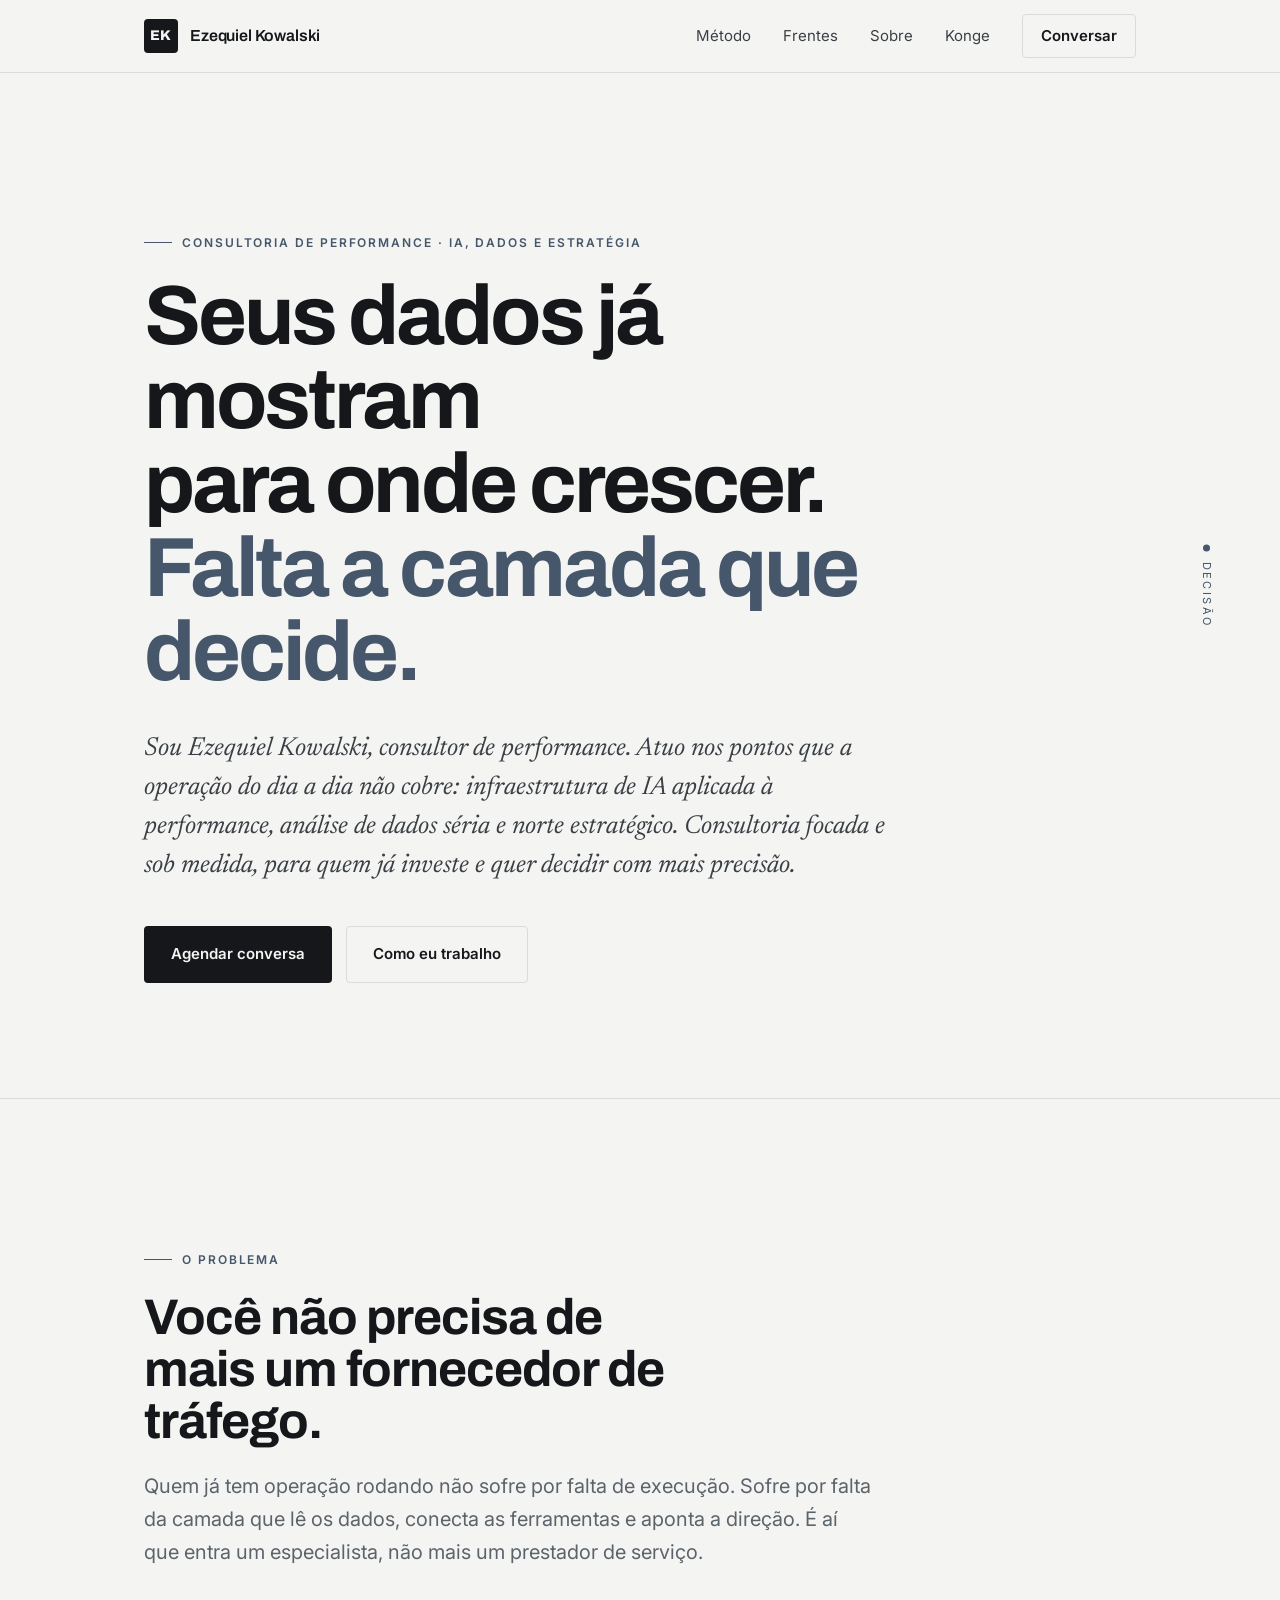
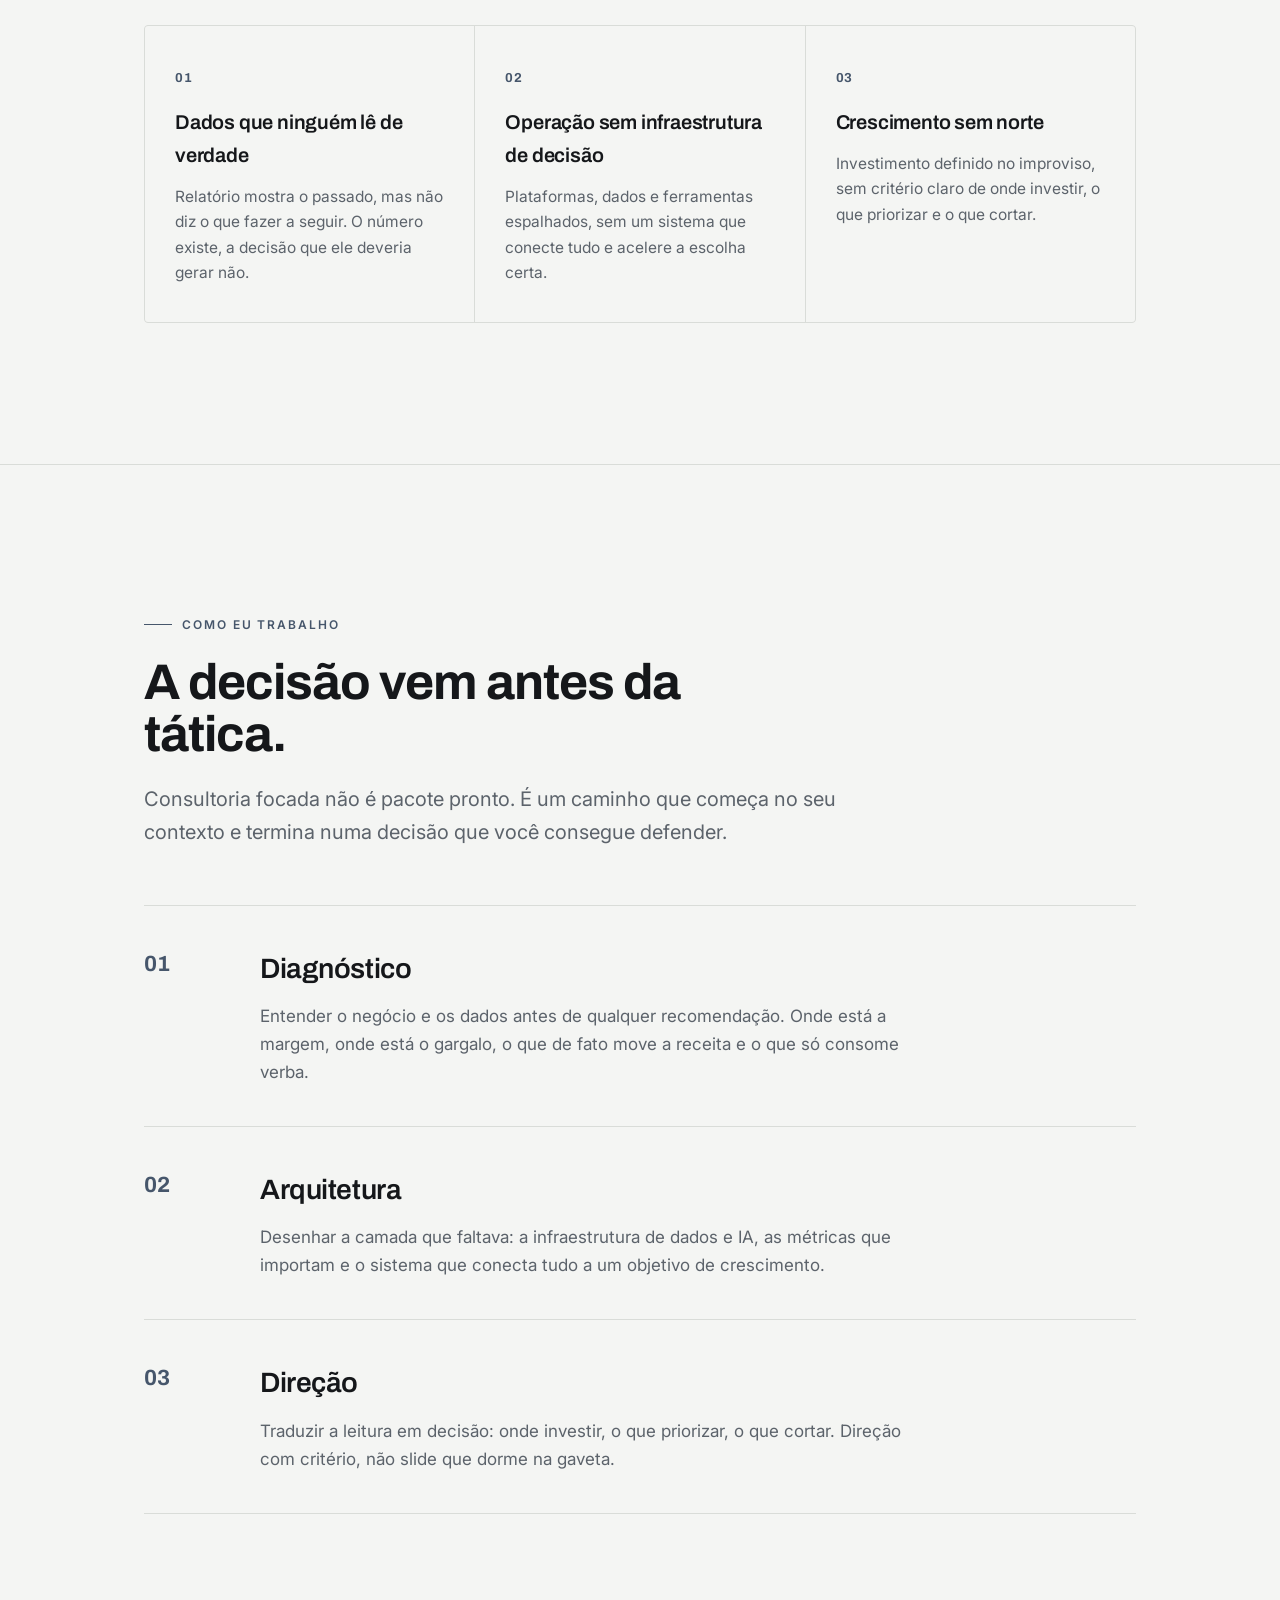
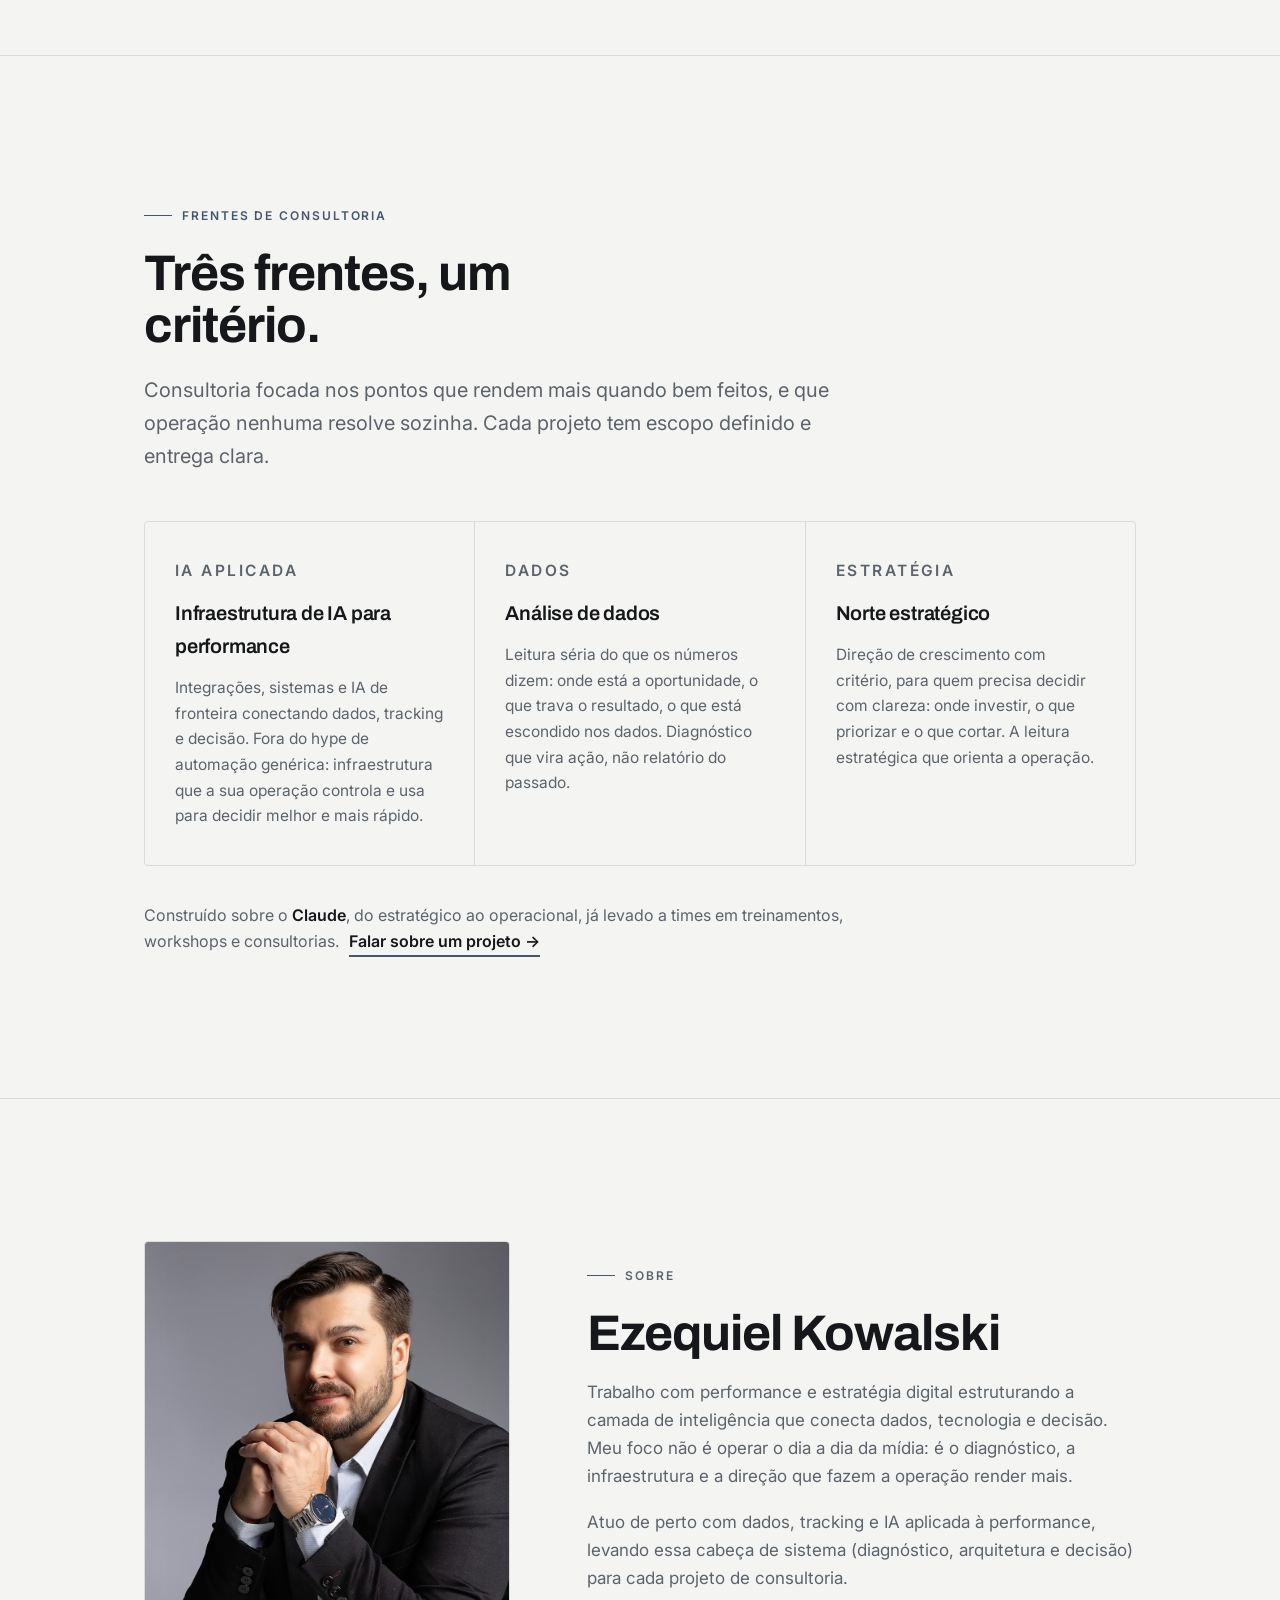
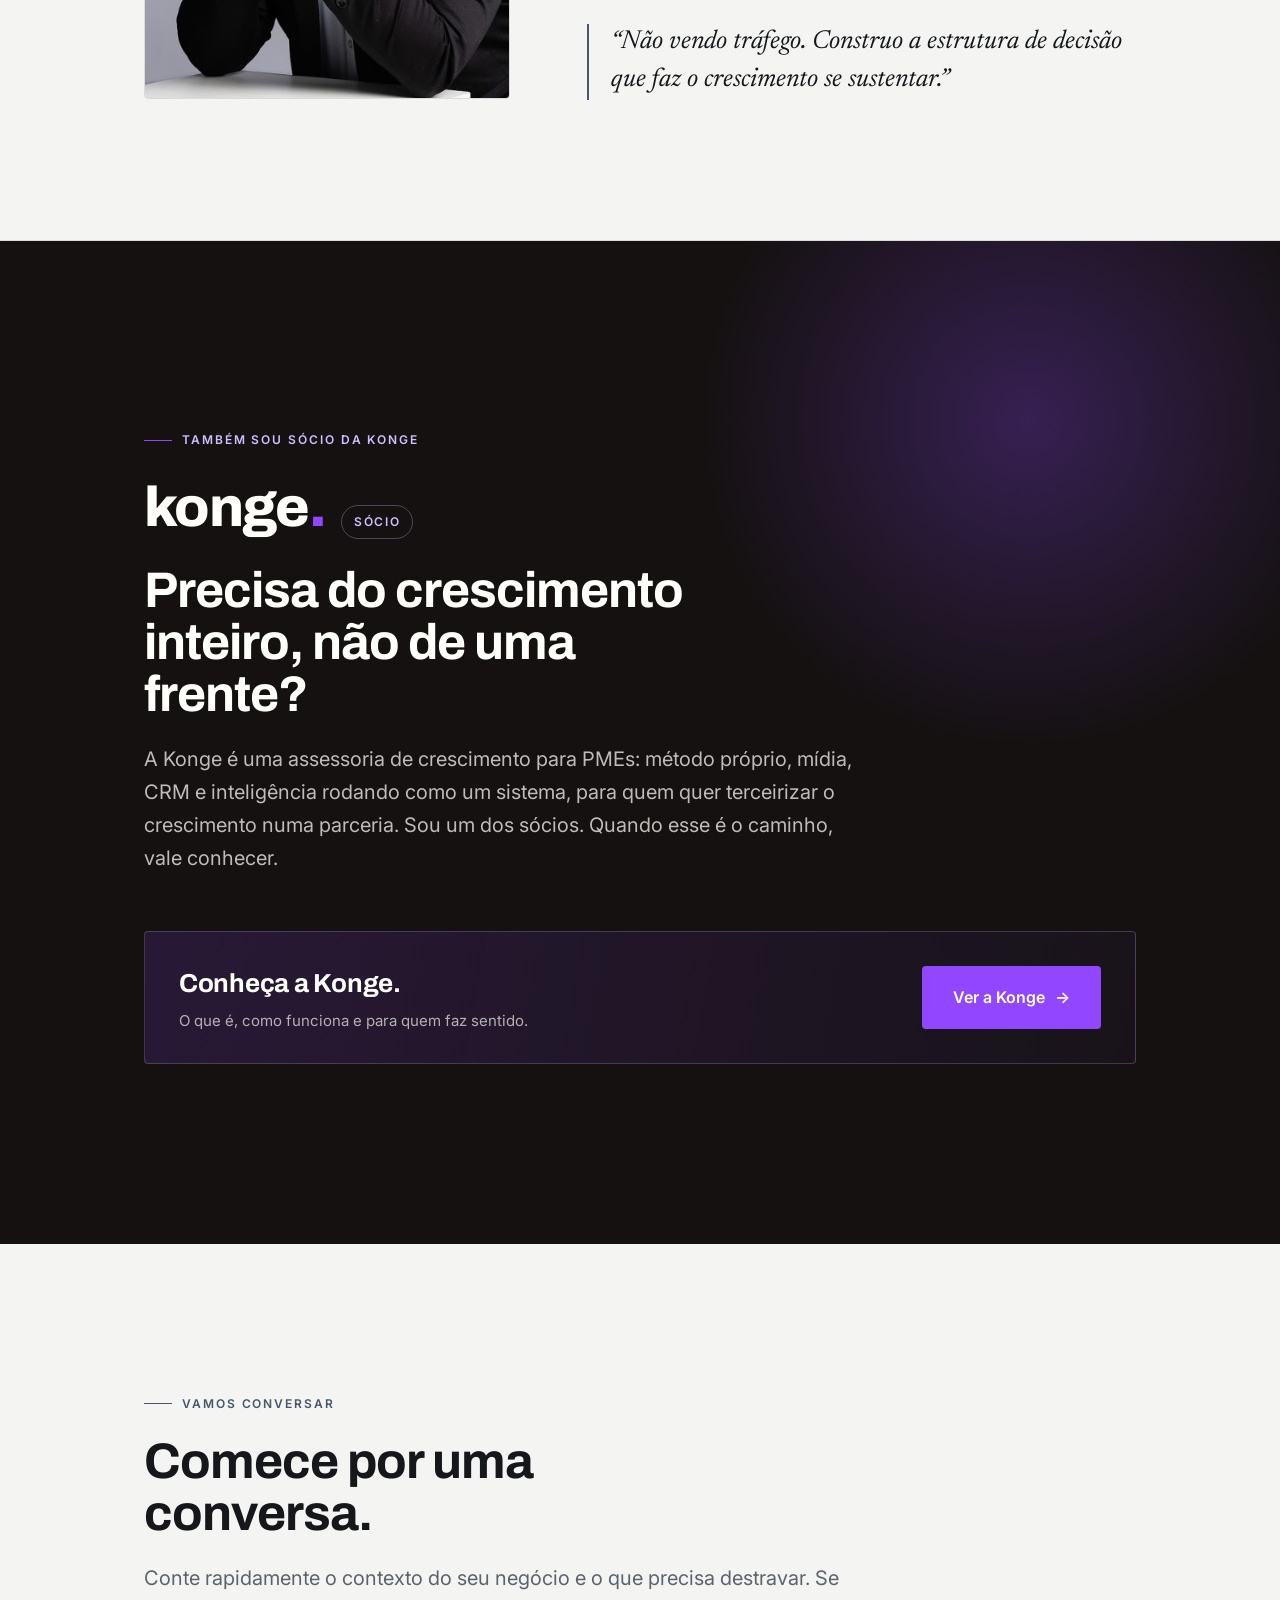
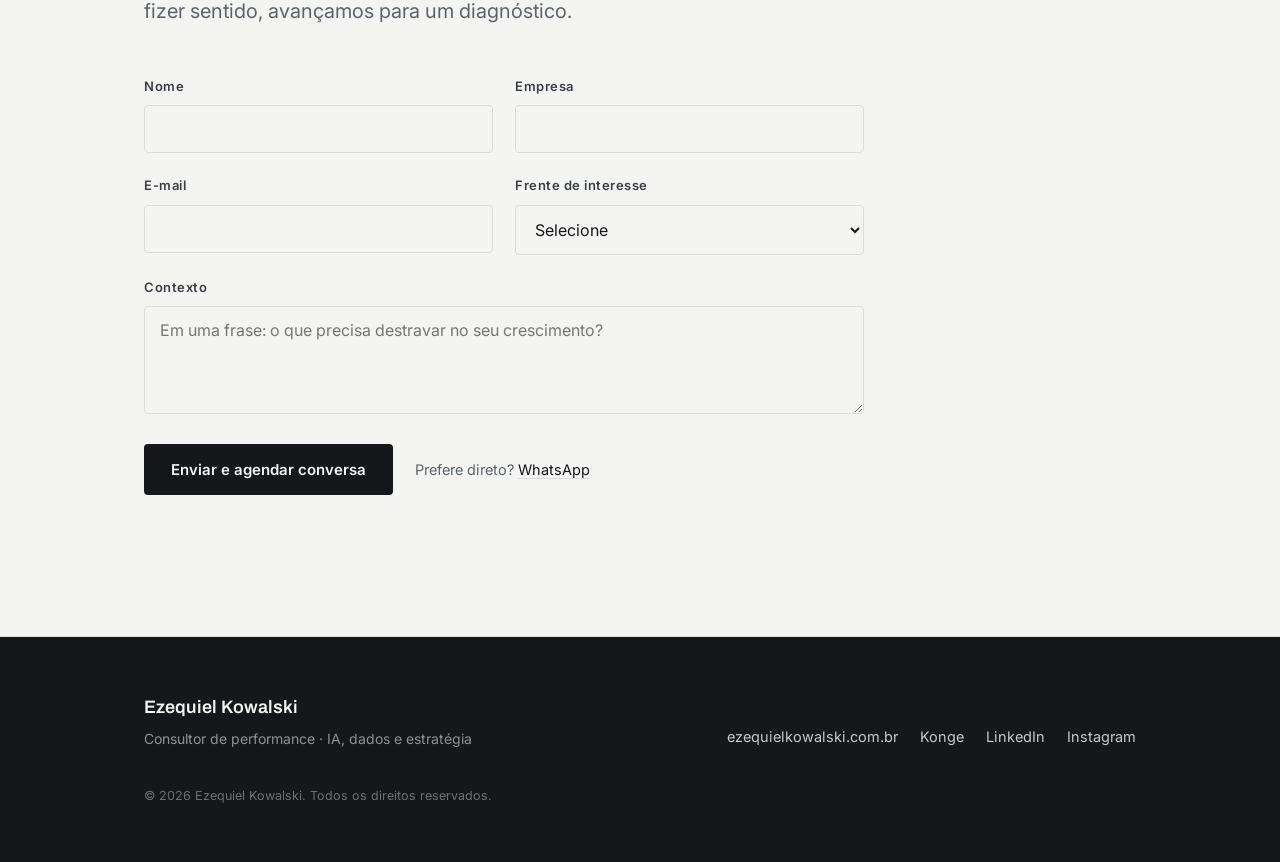
<file: index.html>
<!DOCTYPE html>
<html lang="pt-BR">
<head>
  <meta charset="UTF-8" />
  <meta name="viewport" content="width=device-width, initial-scale=1.0" />

  <!-- ============================================================
       META / SEO
  ============================================================ -->
  <title>Ezequiel Kowalski | Consultor de Performance, IA e Dados</title>
  <meta name="description" content="Ezequiel Kowalski, consultor de performance. Infraestrutura de IA aplicada à performance, análise de dados e norte estratégico. Consultoria focada, para quem já tem operação e quer decidir com mais precisão." />
  <meta name="author" content="Ezequiel Kowalski" />
  <meta name="robots" content="index, follow, max-image-preview:large" />
  <meta name="theme-color" content="#15171A" />
  <link rel="canonical" href="https://ezequielkowalski.com.br/" />

  <!-- Open Graph -->
  <meta property="og:type" content="website" />
  <meta property="og:site_name" content="Ezequiel Kowalski" />
  <meta property="og:title" content="Ezequiel Kowalski | Consultor de Performance, IA e Dados" />
  <meta property="og:description" content="Infraestrutura de IA aplicada à performance, análise de dados e norte estratégico. Consultoria focada e sob medida." />
  <meta property="og:url" content="https://ezequielkowalski.com.br/" />
  <meta property="og:image" content="https://ezequielkowalski.com.br/og-image.png" />
  <meta property="og:image:width" content="1200" />
  <meta property="og:image:height" content="630" />
  <meta property="og:locale" content="pt_BR" />

  <!-- Twitter / X -->
  <meta name="twitter:card" content="summary_large_image" />
  <meta name="twitter:title" content="Ezequiel Kowalski | Consultor de Performance, IA e Dados" />
  <meta name="twitter:description" content="Infraestrutura de IA aplicada à performance, análise de dados e norte estratégico." />
  <meta name="twitter:image" content="https://ezequielkowalski.com.br/og-image.png" />

  <link rel="icon" type="image/svg+xml" href="favicon.svg" />

  <!-- Dados estruturados -->
  <script type="application/ld+json">
  {
    "@context": "https://schema.org",
    "@type": "Person",
    "name": "Ezequiel Kowalski",
    "url": "https://ezequielkowalski.com.br/",
    "image": "https://ezequielkowalski.com.br/ezequiel.jpg",
    "jobTitle": "Consultor de Performance, IA e Dados",
    "description": "Consultor de performance. Infraestrutura de IA aplicada à performance, análise de dados e norte estratégico.",
    "knowsAbout": ["IA aplicada à performance", "Análise de dados", "Estratégia de crescimento", "Tracking", "Marketing de Performance"],
    "sameAs": [
      "https://www.linkedin.com/in/ezequielkc/",
      "https://www.instagram.com/ezequielkowalski/"
    ]
  }
  </script>

  <!-- Fontes -->
  <link rel="preconnect" href="https://fonts.googleapis.com" />
  <link rel="preconnect" href="https://fonts.gstatic.com" crossorigin />
  <link href="https://fonts.googleapis.com/css2?family=Archivo:wght@500;600;700;800&family=Inter:wght@400;500;600&family=Newsreader:ital,opsz,wght@1,18..72,400;1,18..72,500&display=swap" rel="stylesheet" />

  <link rel="stylesheet" href="style.css" />
</head>

<body>
  <a class="skip-link" href="#hero">Pular para o conteúdo</a>

  <!-- ============================================================
       CABEÇALHO / NAVEGAÇÃO
  ============================================================ -->
  <header class="nav" id="topo">
    <div class="wrap nav__inner">
      <a class="brand" href="#hero" aria-label="Ezequiel Kowalski — início">
        <span class="brand__mark" aria-hidden="true">EK</span>
        <span class="brand__name">Ezequiel Kowalski</span>
      </a>

      <nav class="nav__links" aria-label="Navegação principal">
        <a href="#metodo">Método</a>
        <a href="#frentes">Frentes</a>
        <a href="#sobre">Sobre</a>
        <a href="konge.html">Konge</a>
        <a class="nav__cta" href="#contato">Conversar</a>
      </nav>

      <button class="nav__toggle" aria-expanded="false" aria-controls="menu-mobile" aria-label="Abrir menu">
        <span></span><span></span>
      </button>
    </div>

    <nav class="nav__mobile" id="menu-mobile" aria-label="Navegação mobile">
      <a href="#metodo">Método</a>
      <a href="#frentes">Frentes</a>
      <a href="#sobre">Sobre</a>
      <a href="konge.html">Konge</a>
      <a href="#contato">Conversar</a>
    </nav>
  </header>

  <main>
    <!-- ============================================================
         HERO  —  a tese, 100% sobre o Ezequiel
    ============================================================ -->
    <section class="hero" id="hero">
      <div class="wrap">
        <p class="eyebrow reveal">Consultoria de performance · IA, dados e estratégia</p>

        <h1 class="hero__title reveal">
          Seus dados já mostram<br class="hero__br" />
          para onde crescer.<br class="hero__br" />
          <span class="hero__title-accent">Falta a camada que decide.</span>
        </h1>

        <p class="hero__lead reveal">
          Sou Ezequiel Kowalski, consultor de performance. Atuo nos pontos que a operação do
          dia a dia não cobre: infraestrutura de IA aplicada à performance, análise de dados séria
          e norte estratégico. Consultoria focada e sob medida, para quem já investe e quer decidir
          com mais precisão.
        </p>

        <div class="hero__actions reveal">
          <a class="btn btn--primary" href="#contato">Agendar conversa</a>
          <a class="btn btn--ghost" href="#metodo">Como eu trabalho</a>
        </div>
      </div>

      <div class="axis-tag" aria-hidden="true">
        <span class="axis-tag__dot"></span>
        <span class="axis-tag__label">decisão</span>
      </div>
    </section>

    <!-- ============================================================
         O PROBLEMA  —  qualifica o público
    ============================================================ -->
    <section class="section problema" id="problema">
      <div class="wrap">
        <p class="eyebrow">O problema</p>
        <h2 class="section__title">Você não precisa de mais um fornecedor de tráfego.</h2>
        <p class="section__lead">
          Quem já tem operação rodando não sofre por falta de execução. Sofre por falta da camada
          que lê os dados, conecta as ferramentas e aponta a direção. É aí que entra um especialista,
          não mais um prestador de serviço.
        </p>

        <div class="grid-3">
          <article class="card">
            <span class="card__num">01</span>
            <h3 class="card__title">Dados que ninguém lê de verdade</h3>
            <p>Relatório mostra o passado, mas não diz o que fazer a seguir. O número existe, a decisão que ele deveria gerar não.</p>
          </article>
          <article class="card">
            <span class="card__num">02</span>
            <h3 class="card__title">Operação sem infraestrutura de decisão</h3>
            <p>Plataformas, dados e ferramentas espalhados, sem um sistema que conecte tudo e acelere a escolha certa.</p>
          </article>
          <article class="card">
            <span class="card__num">03</span>
            <h3 class="card__title">Crescimento sem norte</h3>
            <p>Investimento definido no improviso, sem critério claro de onde investir, o que priorizar e o que cortar.</p>
          </article>
        </div>
      </div>
    </section>

    <!-- ============================================================
         MÉTODO  —  como eu trabalho
    ============================================================ -->
    <section class="section metodo" id="metodo">
      <div class="wrap">
        <p class="eyebrow">Como eu trabalho</p>
        <h2 class="section__title">A decisão vem antes da tática.</h2>
        <p class="section__lead">
          Consultoria focada não é pacote pronto. É um caminho que começa no seu contexto e
          termina numa decisão que você consegue defender.
        </p>

        <ol class="steps">
          <li class="step">
            <span class="step__num">01</span>
            <div class="step__body">
              <h3 class="step__title">Diagnóstico</h3>
              <p>Entender o negócio e os dados antes de qualquer recomendação. Onde está a margem, onde está o gargalo, o que de fato move a receita e o que só consome verba.</p>
            </div>
          </li>
          <li class="step">
            <span class="step__num">02</span>
            <div class="step__body">
              <h3 class="step__title">Arquitetura</h3>
              <p>Desenhar a camada que faltava: a infraestrutura de dados e IA, as métricas que importam e o sistema que conecta tudo a um objetivo de crescimento.</p>
            </div>
          </li>
          <li class="step">
            <span class="step__num">03</span>
            <div class="step__body">
              <h3 class="step__title">Direção</h3>
              <p>Traduzir a leitura em decisão: onde investir, o que priorizar, o que cortar. Direção com critério, não slide que dorme na gaveta.</p>
            </div>
          </li>
        </ol>
      </div>
    </section>

    <!-- ============================================================
         FRENTES  —  as três frentes de consultoria (sobre o Ezequiel)
    ============================================================ -->
    <section class="section ia" id="frentes">
      <div class="wrap">
        <p class="eyebrow">Frentes de consultoria</p>
        <h2 class="section__title">Três frentes, um critério.</h2>
        <p class="section__lead">
          Consultoria focada nos pontos que rendem mais quando bem feitos, e que operação nenhuma
          resolve sozinha. Cada projeto tem escopo definido e entrega clara.
        </p>

        <div class="grid-3 ia__grid">
          <article class="card">
            <p class="card__kicker">IA aplicada</p>
            <h3 class="card__title">Infraestrutura de IA para performance</h3>
            <p>Integrações, sistemas e IA de fronteira conectando dados, tracking e decisão. Fora do hype de automação genérica: infraestrutura que a sua operação controla e usa para decidir melhor e mais rápido.</p>
          </article>
          <article class="card">
            <p class="card__kicker">Dados</p>
            <h3 class="card__title">Análise de dados</h3>
            <p>Leitura séria do que os números dizem: onde está a oportunidade, o que trava o resultado, o que está escondido nos dados. Diagnóstico que vira ação, não relatório do passado.</p>
          </article>
          <article class="card">
            <p class="card__kicker">Estratégia</p>
            <h3 class="card__title">Norte estratégico</h3>
            <p>Direção de crescimento com critério, para quem precisa decidir com clareza: onde investir, o que priorizar e o que cortar. A leitura estratégica que orienta a operação.</p>
          </article>
        </div>

        <p class="ia__note">
          Construído sobre o <strong>Claude</strong>, do estratégico ao operacional,
          já levado a times em treinamentos, workshops e consultorias.
          <a href="#contato" class="ia__link">Falar sobre um projeto&nbsp;→</a>
        </p>
      </div>
    </section>

    <!-- ============================================================
         SOBRE  —  trajetória e credibilidade (sem Konge no texto)
    ============================================================ -->
    <section class="section sobre" id="sobre">
      <div class="wrap sobre__inner">
        <div class="sobre__media">
          <div class="sobre__photo" role="img" aria-label="Foto de Ezequiel Kowalski">
            <span class="sobre__photo-fallback">EK</span>
          </div>
        </div>

        <div class="sobre__text">
          <p class="eyebrow">Sobre</p>
          <h2 class="section__title">Ezequiel Kowalski</h2>
          <p>
            Trabalho com performance e estratégia digital estruturando a camada de inteligência que
            conecta dados, tecnologia e decisão. Meu foco não é operar o dia a dia da mídia: é o
            diagnóstico, a infraestrutura e a direção que fazem a operação render mais.
          </p>
          <p>
            Atuo de perto com dados, tracking e IA aplicada à performance, levando essa cabeça de
            sistema (diagnóstico, arquitetura e decisão) para cada projeto de consultoria.
          </p>
          <p class="sobre__quote">
            “Não vendo tráfego. Construo a estrutura de decisão que faz o crescimento se sustentar.”
          </p>
        </div>
      </div>
    </section>

    <!-- ============================================================
         KONGE  —  convite curto para a aba dedicada (bloco escuro, roxo)
         Konge aparece SÓ aqui no site pessoal. Detalhe completo em konge.html
    ============================================================ -->
    <section class="section engine" id="konge">
      <div class="wrap">
        <p class="eyebrow eyebrow--light">Também sou sócio da Konge</p>

        <div class="engine__brand">
          <span class="engine__wordmark">konge<span class="engine__dot">.</span></span>
          <span class="engine__brand-tag">sócio</span>
        </div>

        <h2 class="section__title section__title--light">Precisa do crescimento inteiro, não de uma frente?</h2>
        <p class="section__lead section__lead--light">
          A Konge é uma assessoria de crescimento para PMEs: método próprio, mídia, CRM e inteligência
          rodando como um sistema, para quem quer terceirizar o crescimento numa parceria. Sou um dos
          sócios. Quando esse é o caminho, vale conhecer.
        </p>

        <div class="engine__cta">
          <div class="engine__cta-text">
            <p class="engine__cta-title">Conheça a Konge.</p>
            <p class="engine__cta-sub">O que é, como funciona e para quem faz sentido.</p>
          </div>
          <a class="btn btn--purple btn--lg" href="konge.html">
            Ver a Konge
            <span aria-hidden="true">→</span>
          </a>
        </div>
      </div>
    </section>

    <!-- ============================================================
         CONTATO  —  conversão
    ============================================================ -->
    <section class="section contato" id="contato">
      <div class="wrap">
        <p class="eyebrow">Vamos conversar</p>
        <h2 class="section__title">Comece por uma conversa.</h2>
        <p class="section__lead">
          Conte rapidamente o contexto do seu negócio e o que precisa destravar. Se fizer sentido,
          avançamos para um diagnóstico.
        </p>

        <form class="form" action="https://formspree.io/f/mwvjqpdy" method="POST" novalidate>
          <input type="text" name="_gotcha" class="hp" tabindex="-1" autocomplete="off" aria-hidden="true" />
          <input type="hidden" name="_subject" value="Novo contato pelo site — ezequielkowalski.com.br" />

          <div class="form__row">
            <label class="field">
              <span class="field__label">Nome</span>
              <input type="text" name="nome" required autocomplete="name" />
            </label>
            <label class="field">
              <span class="field__label">Empresa</span>
              <input type="text" name="empresa" autocomplete="organization" />
            </label>
          </div>

          <div class="form__row">
            <label class="field">
              <span class="field__label">E-mail</span>
              <input type="email" name="email" required autocomplete="email" />
            </label>
            <label class="field">
              <span class="field__label">Frente de interesse</span>
              <select name="frente">
                <option value="">Selecione</option>
                <option>Infraestrutura de IA para performance</option>
                <option>Análise de dados</option>
                <option>Norte estratégico</option>
                <option>Ainda não sei / quero conversar</option>
              </select>
            </label>
          </div>

          <label class="field">
            <span class="field__label">Contexto</span>
            <textarea name="desafio" rows="4" placeholder="Em uma frase: o que precisa destravar no seu crescimento?"></textarea>
          </label>

          <div class="form__footer">
            <button type="submit" class="btn btn--primary">Enviar e agendar conversa</button>
            <p class="form__alt">
              Prefere direto?
              <a href="https://wa.me/5547984792244" target="_blank" rel="noopener">WhatsApp</a>
            </p>
          </div>

          <p class="form__status" role="status" aria-live="polite" hidden></p>
        </form>
      </div>
    </section>
  </main>

  <!-- ============================================================
       RODAPÉ
  ============================================================ -->
  <footer class="footer">
    <div class="wrap footer__inner">
      <div>
        <p class="footer__name">Ezequiel Kowalski</p>
        <p class="footer__role">Consultor de performance · IA, dados e estratégia</p>
      </div>
      <div class="footer__links">
        <a href="https://ezequielkowalski.com.br">ezequielkowalski.com.br</a>
        <a href="konge.html">Konge</a>
        <a href="https://www.linkedin.com/in/ezequielkc/" target="_blank" rel="noopener">LinkedIn</a>
        <a href="https://www.instagram.com/ezequielkowalski/" target="_blank" rel="noopener">Instagram</a>
      </div>
      <p class="footer__copy">© <span id="ano">2026</span> Ezequiel Kowalski. Todos os direitos reservados.</p>
    </div>
  </footer>

  <script src="main.js" defer></script>
</body>
</html>
</file>
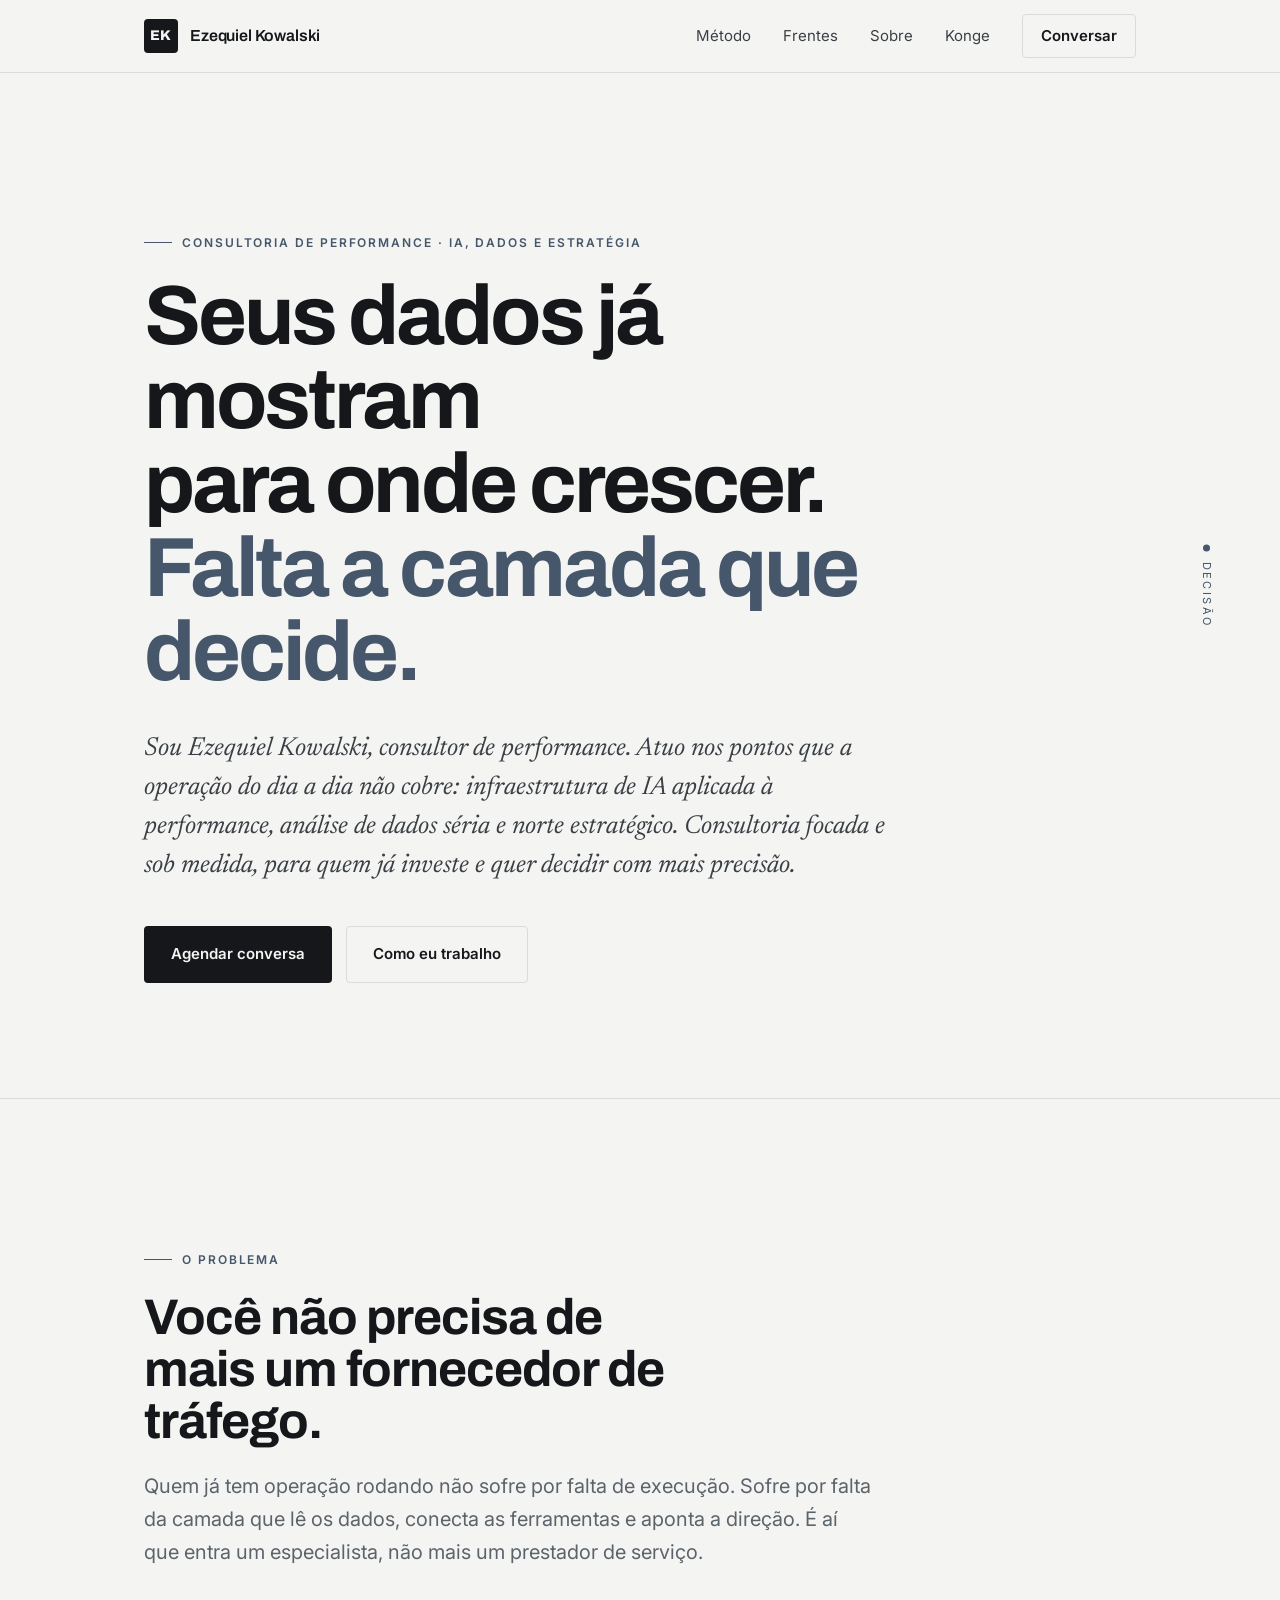
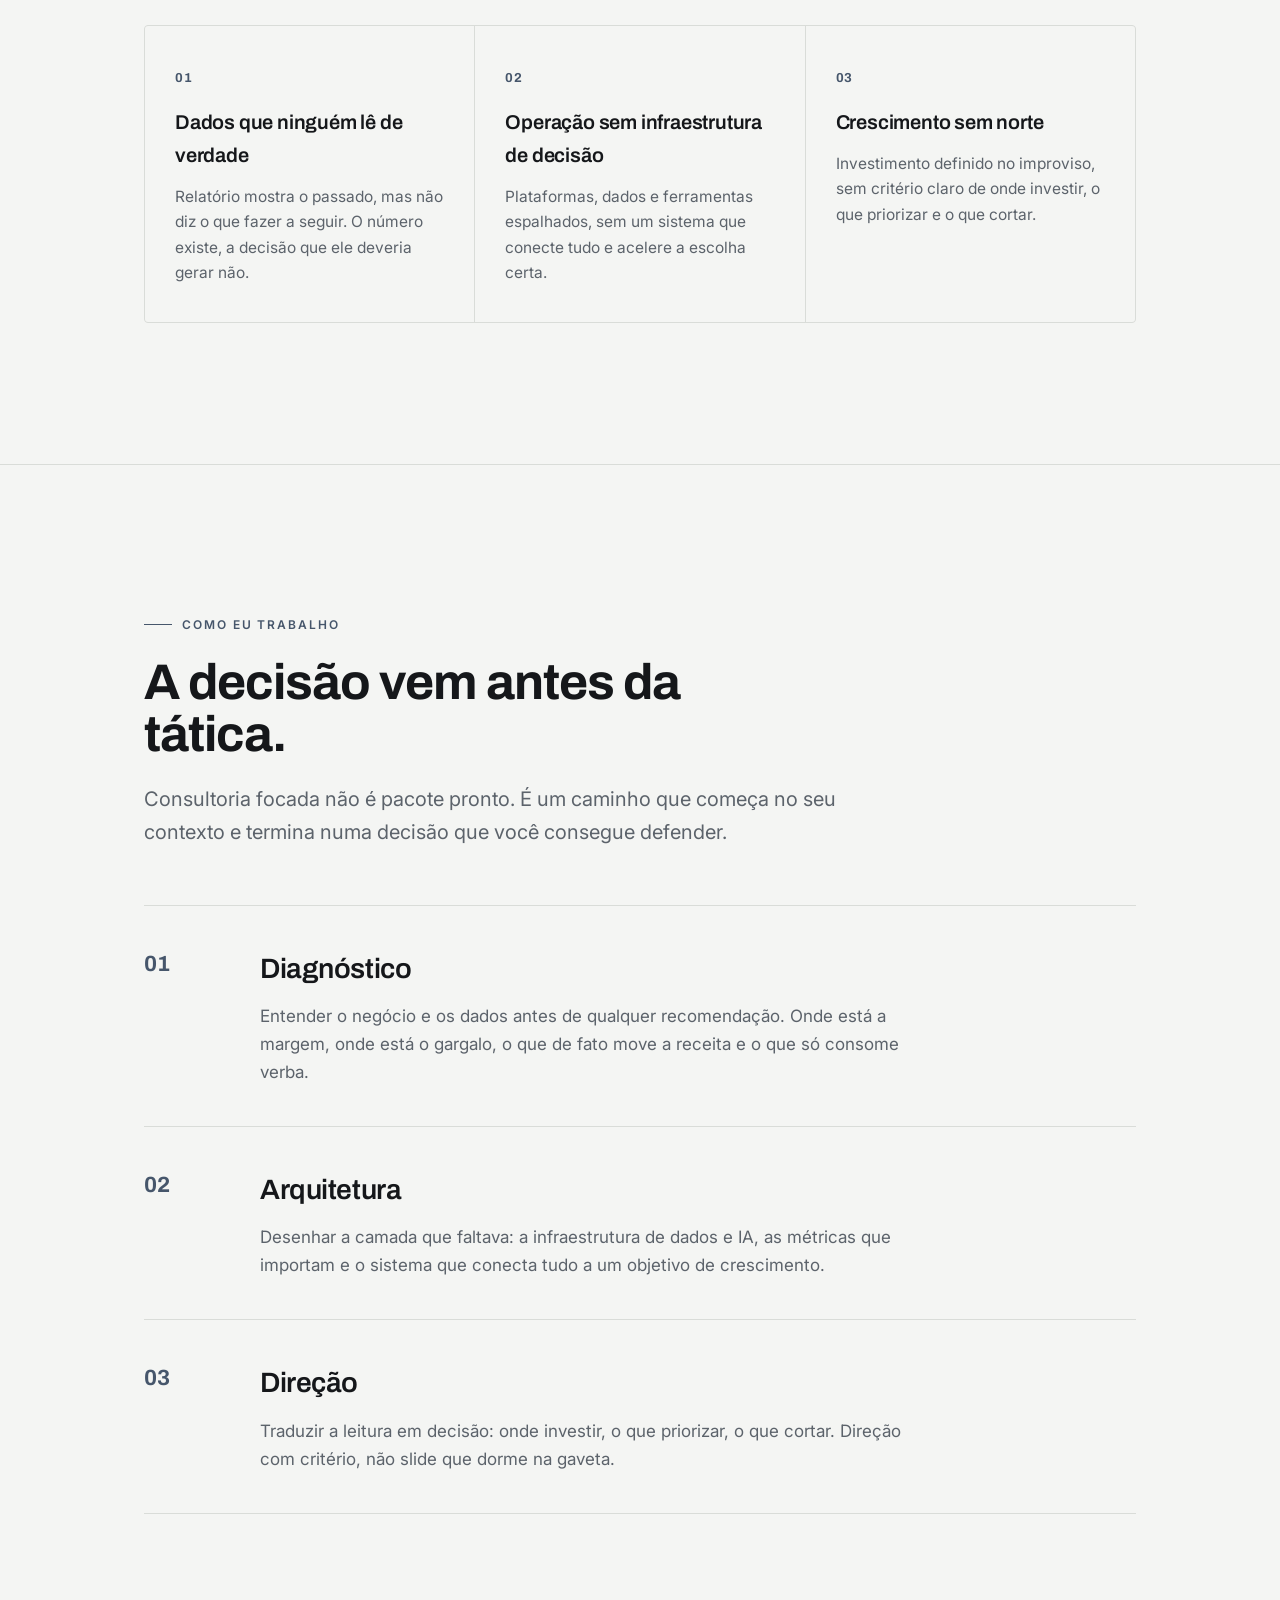
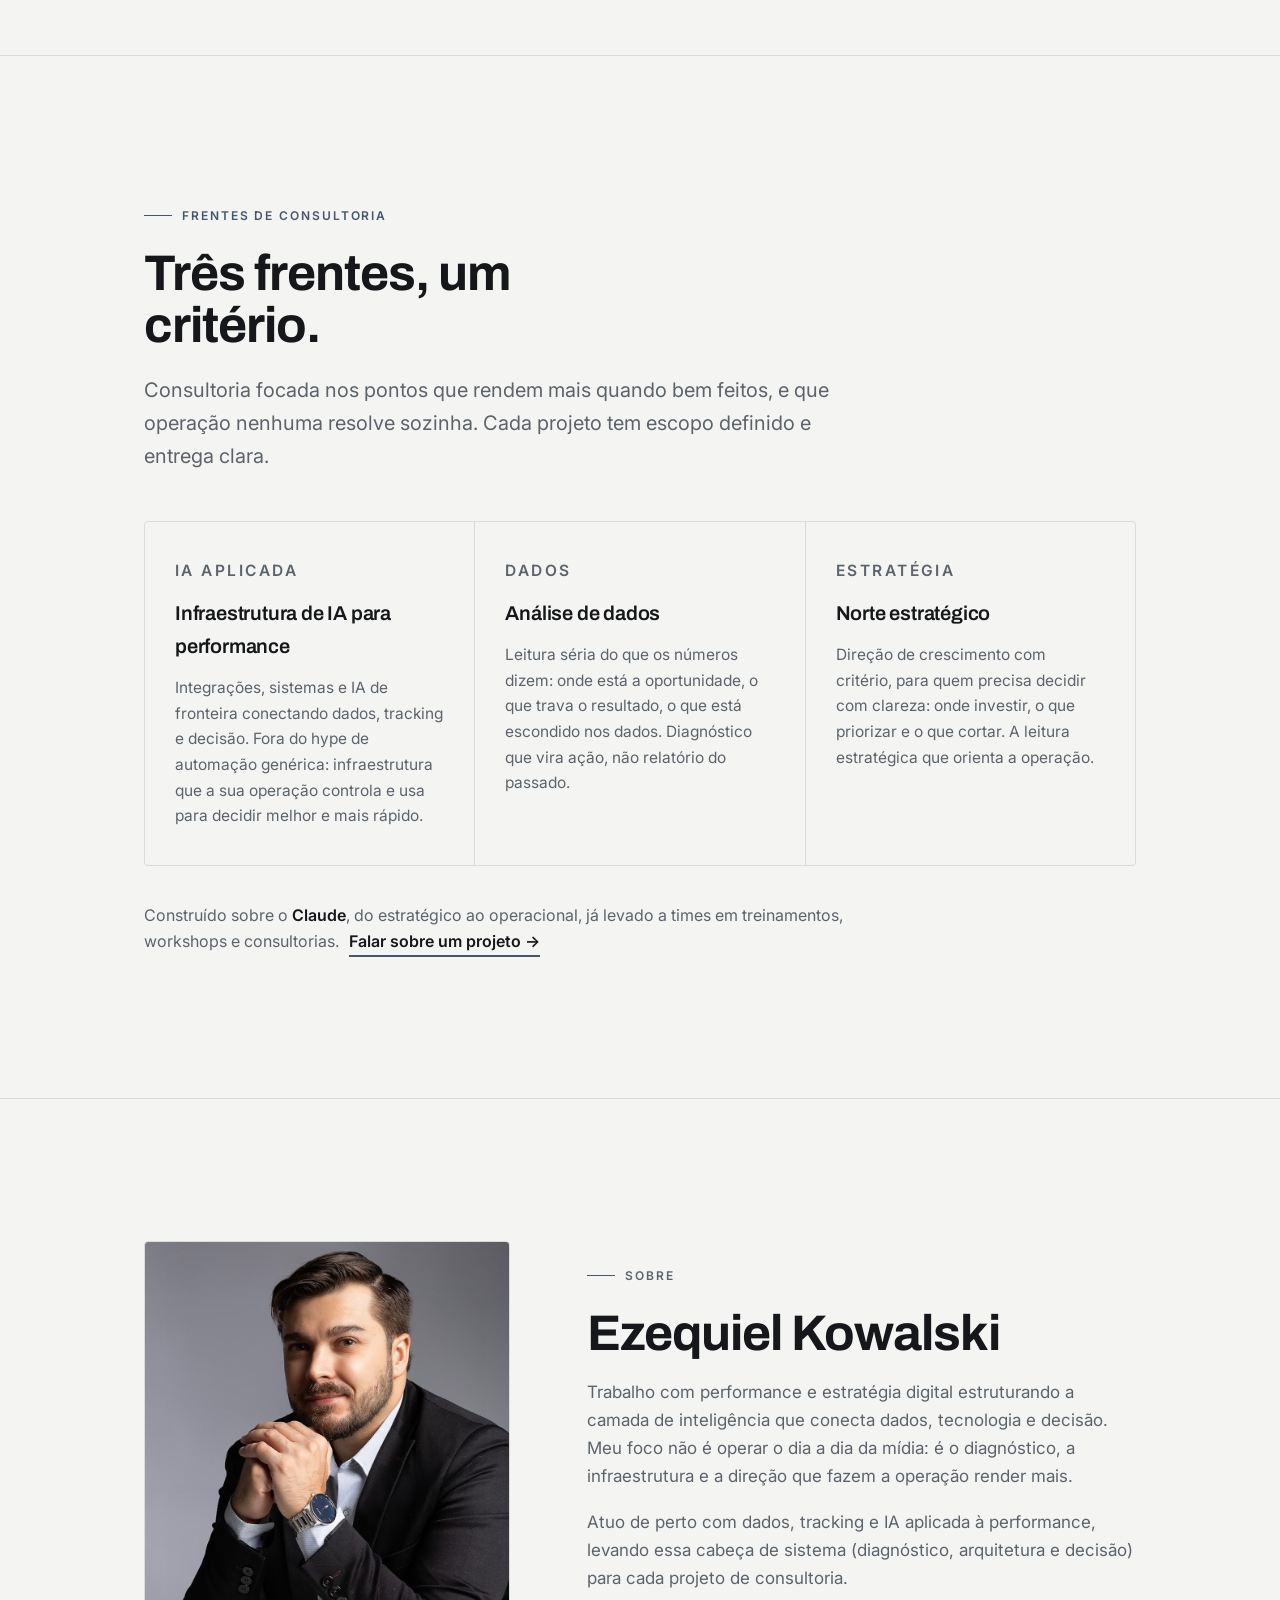
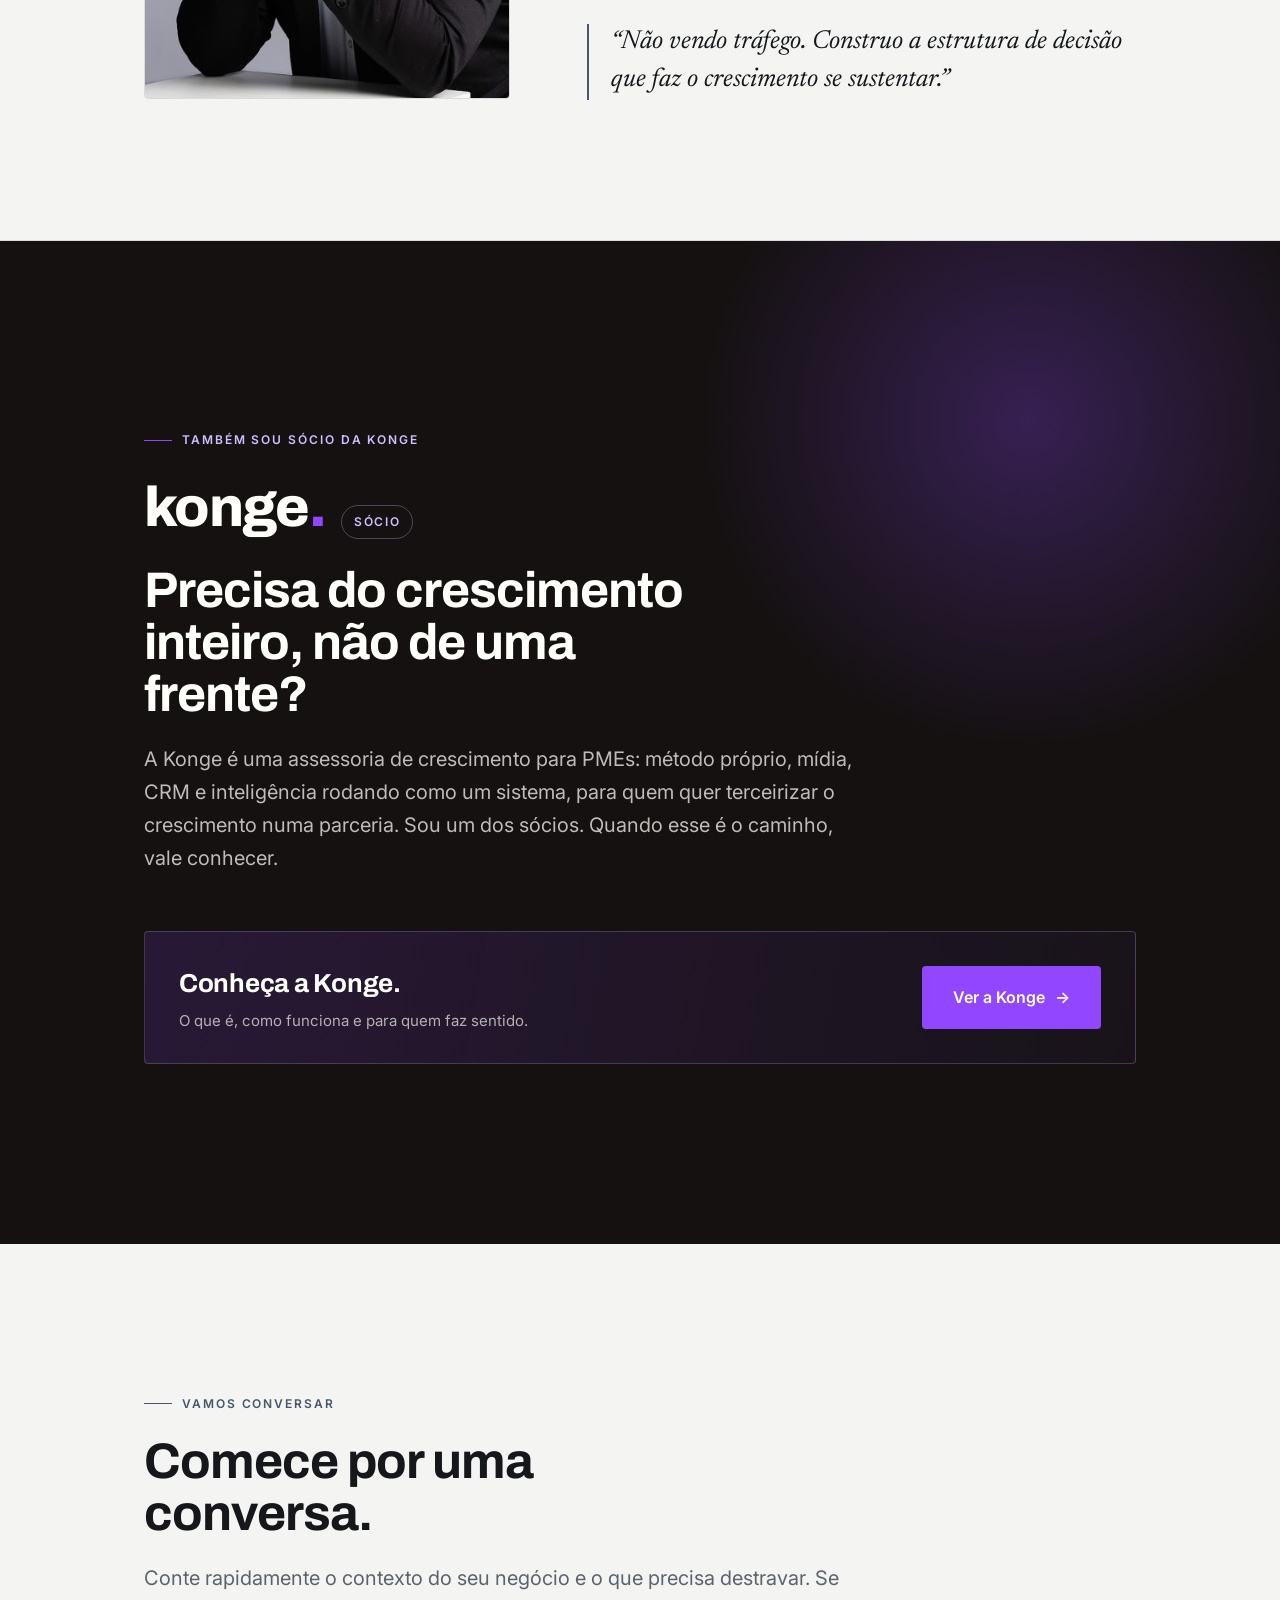
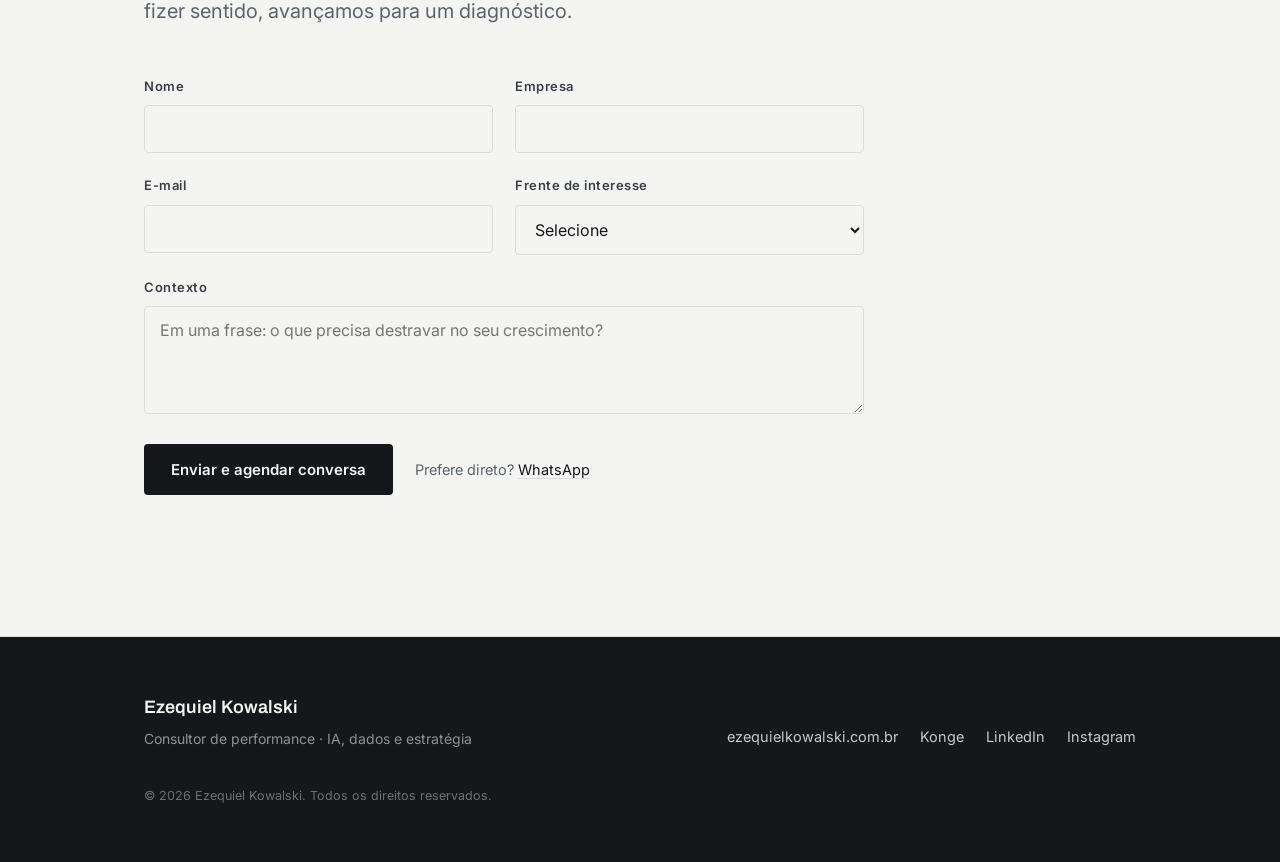
<file: consultoria.html>
<!DOCTYPE html>
<html lang="pt-BR">
<head>
  <meta charset="UTF-8" />
  <meta name="viewport" content="width=device-width, initial-scale=1.0" />
  <title>Ezequiel Kowalski</title>
  <link rel="canonical" href="https://ezequielkowalski.com.br/" />
  <meta name="robots" content="noindex, follow" />
  <!-- Página de consultoria consolidada na home. Redireciona para a raiz. -->
  <meta http-equiv="refresh" content="0; url=index.html" />
  <link rel="icon" type="image/svg+xml" href="favicon.svg" />
</head>
<body>
  <p>Esta página foi consolidada na home. Redirecionando…
     <a href="index.html">Clique aqui se nada acontecer.</a></p>
  <script>window.location.replace("index.html");</script>
</body>
</html>
</file>
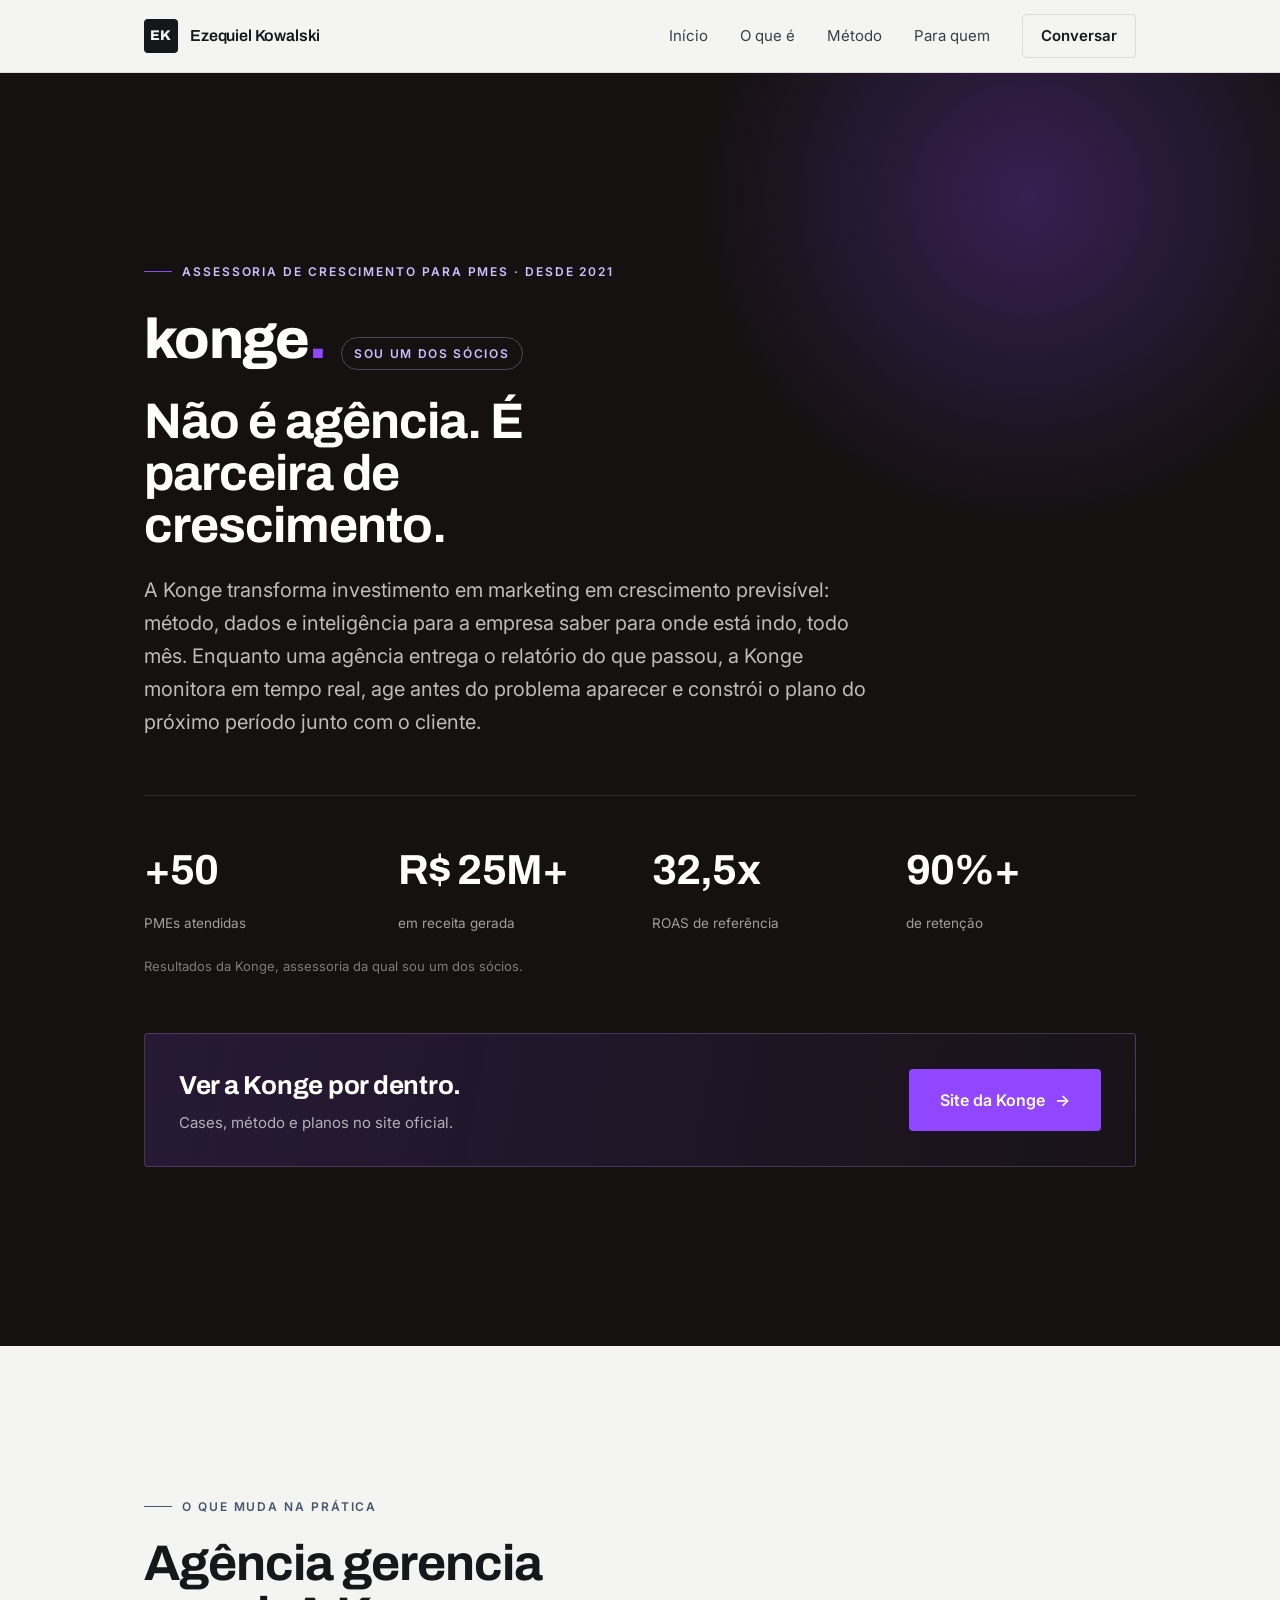
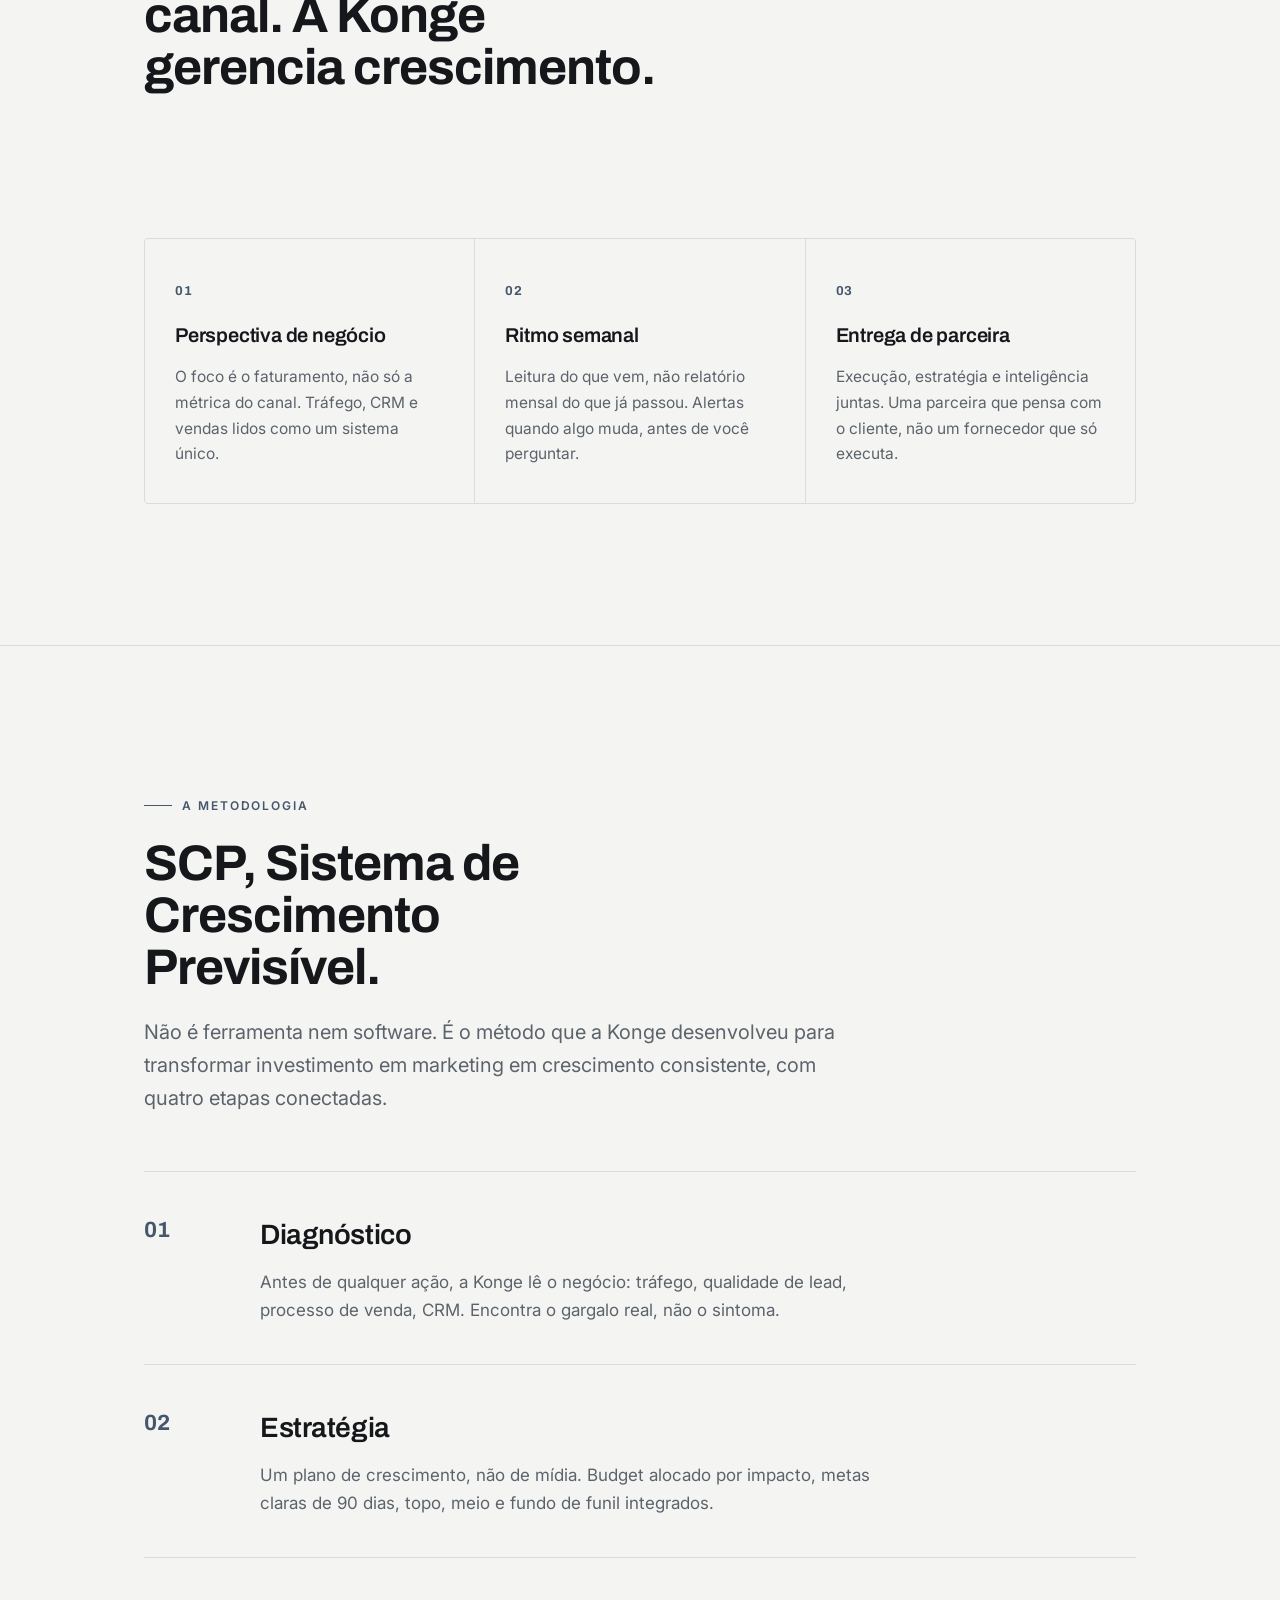
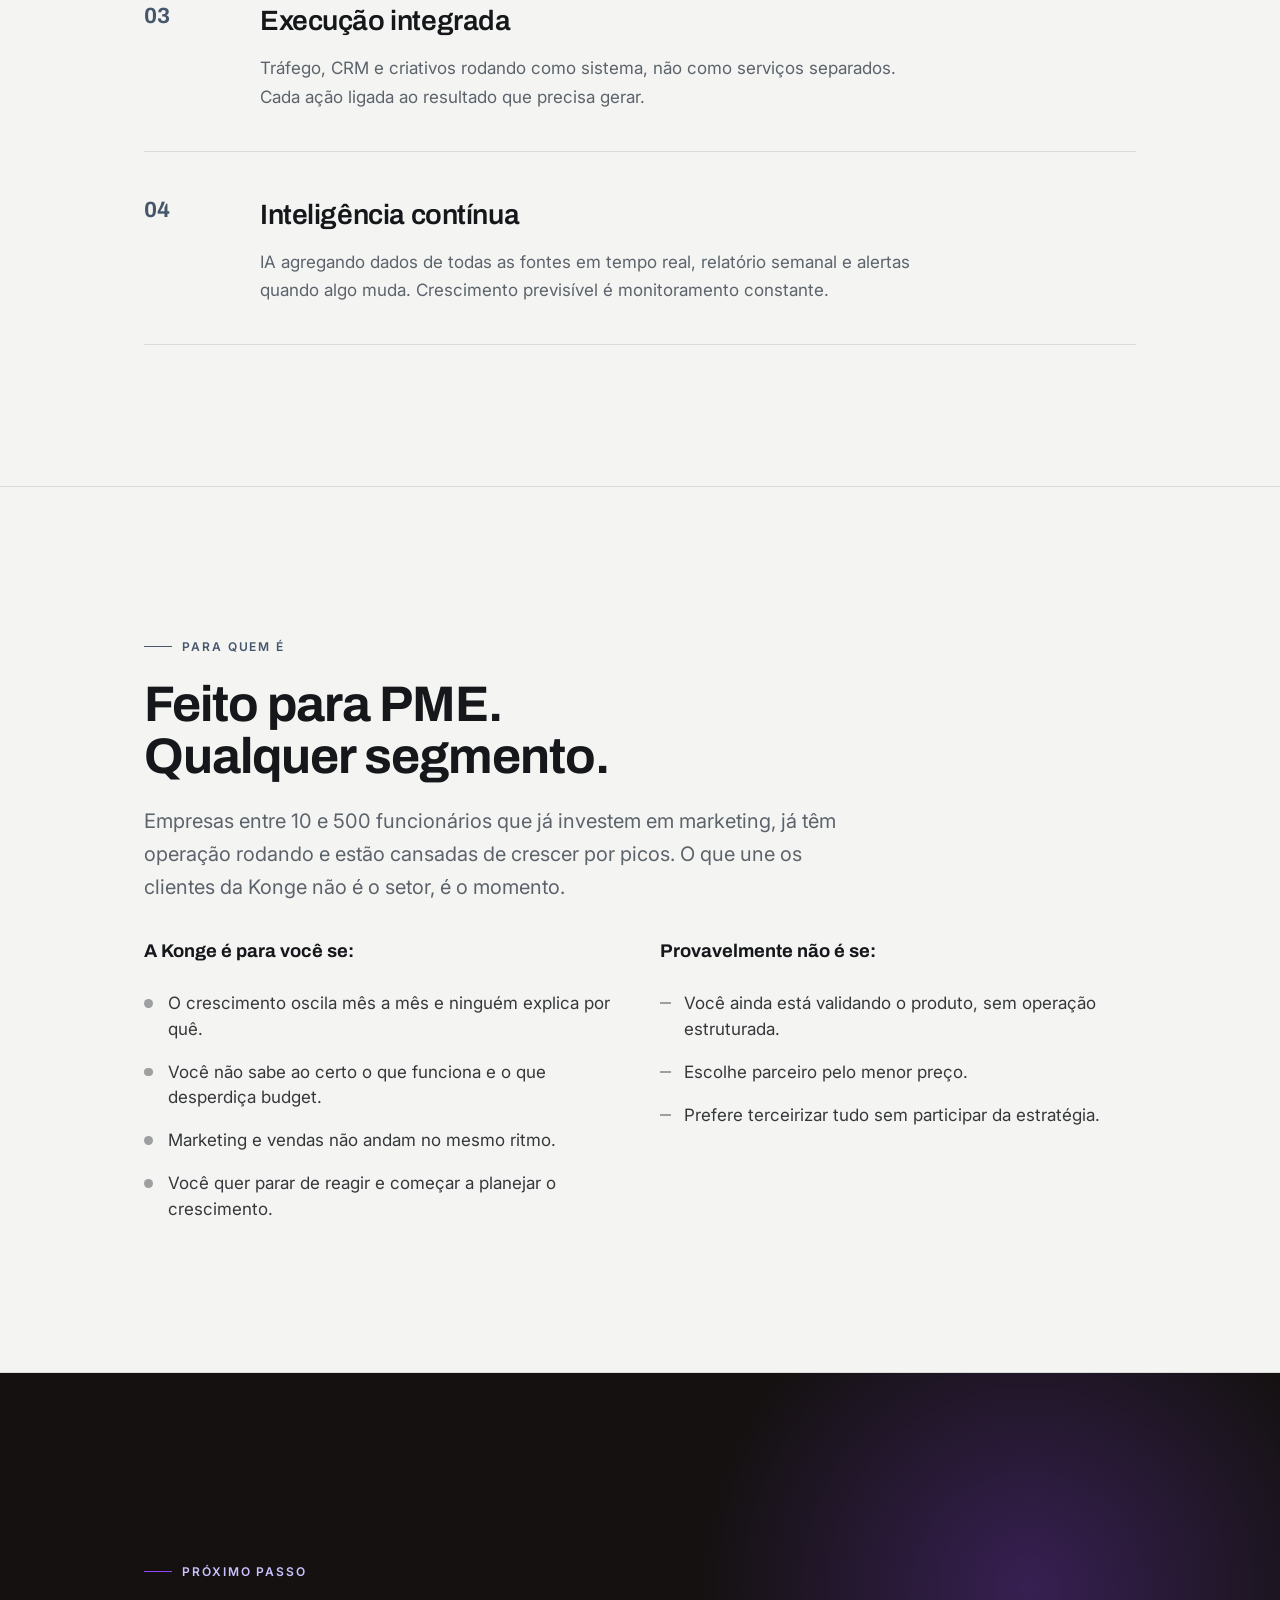
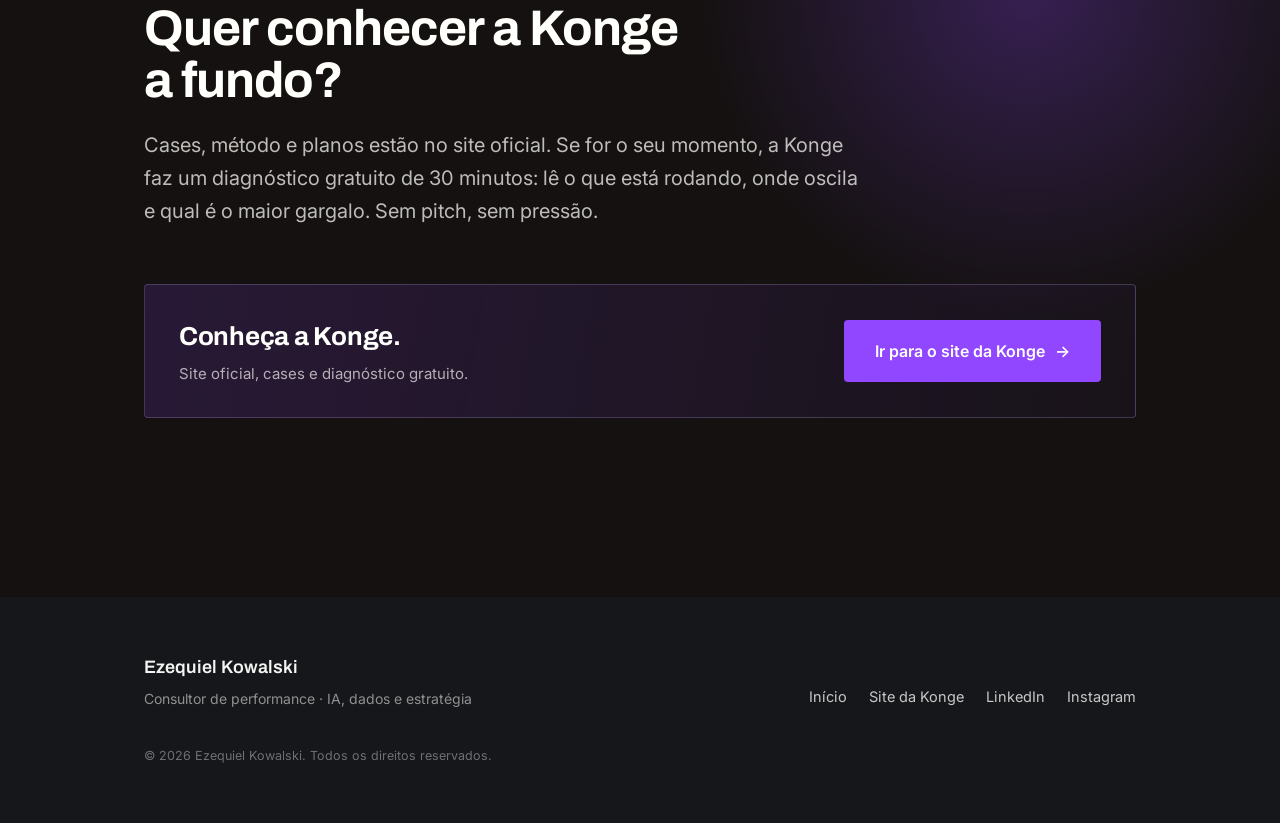
<file: konge.html>
<!DOCTYPE html>
<html lang="pt-BR">
<head>
  <meta charset="UTF-8" />
  <meta name="viewport" content="width=device-width, initial-scale=1.0" />

  <!-- ============================================================
       META / SEO
  ============================================================ -->
  <title>Konge | Sou sócio — Ezequiel Kowalski</title>
  <meta name="description" content="A Konge é uma assessoria de crescimento para PMEs, com método próprio (SCP). Ezequiel Kowalski é um dos sócios. Conheça o que a Konge é e para quem faz sentido." />
  <meta name="author" content="Ezequiel Kowalski" />
  <meta name="robots" content="index, follow, max-image-preview:large" />
  <meta name="theme-color" content="#15171A" />
  <link rel="canonical" href="https://ezequielkowalski.com.br/konge" />

  <!-- Open Graph -->
  <meta property="og:type" content="website" />
  <meta property="og:site_name" content="Ezequiel Kowalski" />
  <meta property="og:title" content="Konge | Assessoria de crescimento para PMEs" />
  <meta property="og:description" content="Método próprio, mídia, CRM e inteligência rodando como sistema. Sou um dos sócios da Konge." />
  <meta property="og:url" content="https://ezequielkowalski.com.br/konge" />
  <meta property="og:image" content="https://ezequielkowalski.com.br/og-image.png" />
  <meta property="og:image:width" content="1200" />
  <meta property="og:image:height" content="630" />
  <meta property="og:locale" content="pt_BR" />

  <!-- Twitter / X -->
  <meta name="twitter:card" content="summary_large_image" />
  <meta name="twitter:title" content="Konge | Assessoria de crescimento para PMEs" />
  <meta name="twitter:description" content="Método próprio, mídia, CRM e inteligência rodando como sistema. Sou um dos sócios da Konge." />
  <meta name="twitter:image" content="https://ezequielkowalski.com.br/og-image.png" />

  <link rel="icon" type="image/svg+xml" href="favicon.svg" />

  <!-- Fontes -->
  <link rel="preconnect" href="https://fonts.googleapis.com" />
  <link rel="preconnect" href="https://fonts.gstatic.com" crossorigin />
  <link href="https://fonts.googleapis.com/css2?family=Archivo:wght@500;600;700;800&family=Inter:wght@400;500;600&family=Newsreader:ital,opsz,wght@1,18..72,400;1,18..72,500&display=swap" rel="stylesheet" />

  <link rel="stylesheet" href="style.css" />

  <!-- Estilo exclusivo desta página: listas de "para quem".
       Escopo isolado (.kg-*) — não afeta o restante do site. -->
  <style>
    .kg-fit { display: grid; grid-template-columns: 1fr 1fr; gap: 2.5rem; margin-top: 2rem; }
    .kg-fit__title { font-family: 'Archivo', system-ui, sans-serif; font-weight: 700; font-size: 1.15rem; margin: 0 0 1rem; }
    .kg-fit ul { list-style: none; margin: 0; padding: 0; }
    .kg-fit li { font-family: 'Inter', system-ui, sans-serif; line-height: 1.5; padding: .55rem 0 .55rem 1.5rem; position: relative; opacity: .85; }
    .kg-fit li::before { content: ""; position: absolute; left: 0; top: 1.05rem; width: .55rem; height: .55rem; border-radius: 50%; background: currentColor; opacity: .45; }
    .kg-fit__no li::before { border-radius: 0; width: .7rem; height: 2px; top: 1.25rem; }
    @media (max-width: 640px) { .kg-fit { grid-template-columns: 1fr; gap: 2rem; } }
  </style>
</head>

<body>
  <a class="skip-link" href="#sobre-konge">Pular para o conteúdo</a>

  <!-- ============================================================
       CABEÇALHO / NAVEGAÇÃO
  ============================================================ -->
  <header class="nav" id="topo">
    <div class="wrap nav__inner">
      <a class="brand" href="index.html" aria-label="Ezequiel Kowalski — início">
        <span class="brand__mark" aria-hidden="true">EK</span>
        <span class="brand__name">Ezequiel Kowalski</span>
      </a>

      <nav class="nav__links" aria-label="Navegação principal">
        <a href="index.html">Início</a>
        <a href="#sobre-konge">O que é</a>
        <a href="#scp">Método</a>
        <a href="#para-quem">Para quem</a>
        <a class="nav__cta" href="index.html#contato">Conversar</a>
      </nav>

      <button class="nav__toggle" aria-expanded="false" aria-controls="menu-mobile" aria-label="Abrir menu">
        <span></span><span></span>
      </button>
    </div>

    <nav class="nav__mobile" id="menu-mobile" aria-label="Navegação mobile">
      <a href="index.html">Início</a>
      <a href="#sobre-konge">O que é</a>
      <a href="#scp">Método</a>
      <a href="#para-quem">Para quem</a>
      <a href="index.html#contato">Conversar</a>
    </nav>
  </header>

  <main>
    <!-- ============================================================
         O QUE É  —  bloco escuro (roxo só no contexto Konge)
    ============================================================ -->
    <section class="section engine" id="sobre-konge">
      <div class="wrap">
        <p class="eyebrow eyebrow--light">Assessoria de crescimento para PMEs · desde 2021</p>

        <div class="engine__brand">
          <span class="engine__wordmark">konge<span class="engine__dot">.</span></span>
          <span class="engine__brand-tag">sou um dos sócios</span>
        </div>

        <h2 class="section__title section__title--light">Não é agência. É parceira de crescimento.</h2>
        <p class="section__lead section__lead--light">
          A Konge transforma investimento em marketing em crescimento previsível: método, dados e
          inteligência para a empresa saber para onde está indo, todo mês. Enquanto uma agência entrega
          o relatório do que passou, a Konge monitora em tempo real, age antes do problema aparecer e
          constrói o plano do próximo período junto com o cliente.
        </p>

        <div class="stats" aria-label="Resultados da Konge">
          <div class="stat">
            <span class="stat__value">+50</span>
            <span class="stat__label">PMEs atendidas</span>
          </div>
          <div class="stat">
            <span class="stat__value">R$ 25M+</span>
            <span class="stat__label">em receita gerada</span>
          </div>
          <div class="stat">
            <span class="stat__value">32,5x</span>
            <span class="stat__label">ROAS de referência</span>
          </div>
          <div class="stat">
            <span class="stat__value">90%+</span>
            <span class="stat__label">de retenção</span>
          </div>
        </div>
        <p class="stats__note">Resultados da Konge, assessoria da qual sou um dos sócios.</p>

        <div class="engine__cta">
          <div class="engine__cta-text">
            <p class="engine__cta-title">Ver a Konge por dentro.</p>
            <p class="engine__cta-sub">Cases, método e planos no site oficial.</p>
          </div>
          <a class="btn btn--purple btn--lg" href="https://www.konge.com.br/" target="_blank" rel="noopener">
            Site da Konge
            <span aria-hidden="true">→</span>
          </a>
        </div>
      </div>
    </section>

    <!-- ============================================================
         DIFERENÇA  —  agência x Konge
    ============================================================ -->
    <section class="section problema" id="diferenca">
      <div class="wrap">
        <p class="eyebrow">O que muda na prática</p>
        <h2 class="section__title">Agência gerencia canal. A Konge gerencia crescimento.</h2>
        <p class="section__lead">
          A diferença não está no nome, está no que acontece todo mês. A Konge não olha só a conta de
          mídia: olha o negócio inteiro, do clique à venda.
        </p>

        <div class="grid-3">
          <article class="card">
            <span class="card__num">01</span>
            <h3 class="card__title">Perspectiva de negócio</h3>
            <p>O foco é o faturamento, não só a métrica do canal. Tráfego, CRM e vendas lidos como um sistema único.</p>
          </article>
          <article class="card">
            <span class="card__num">02</span>
            <h3 class="card__title">Ritmo semanal</h3>
            <p>Leitura do que vem, não relatório mensal do que já passou. Alertas quando algo muda, antes de você perguntar.</p>
          </article>
          <article class="card">
            <span class="card__num">03</span>
            <h3 class="card__title">Entrega de parceira</h3>
            <p>Execução, estratégia e inteligência juntas. Uma parceira que pensa com o cliente, não um fornecedor que só executa.</p>
          </article>
        </div>
      </div>
    </section>

    <!-- ============================================================
         SCP  —  a metodologia
    ============================================================ -->
    <section class="section metodo" id="scp">
      <div class="wrap">
        <p class="eyebrow">A metodologia</p>
        <h2 class="section__title">SCP, Sistema de Crescimento Previsível.</h2>
        <p class="section__lead">
          Não é ferramenta nem software. É o método que a Konge desenvolveu para transformar
          investimento em marketing em crescimento consistente, com quatro etapas conectadas.
        </p>

        <ol class="steps">
          <li class="step">
            <span class="step__num">01</span>
            <div class="step__body">
              <h3 class="step__title">Diagnóstico</h3>
              <p>Antes de qualquer ação, a Konge lê o negócio: tráfego, qualidade de lead, processo de venda, CRM. Encontra o gargalo real, não o sintoma.</p>
            </div>
          </li>
          <li class="step">
            <span class="step__num">02</span>
            <div class="step__body">
              <h3 class="step__title">Estratégia</h3>
              <p>Um plano de crescimento, não de mídia. Budget alocado por impacto, metas claras de 90 dias, topo, meio e fundo de funil integrados.</p>
            </div>
          </li>
          <li class="step">
            <span class="step__num">03</span>
            <div class="step__body">
              <h3 class="step__title">Execução integrada</h3>
              <p>Tráfego, CRM e criativos rodando como sistema, não como serviços separados. Cada ação ligada ao resultado que precisa gerar.</p>
            </div>
          </li>
          <li class="step">
            <span class="step__num">04</span>
            <div class="step__body">
              <h3 class="step__title">Inteligência contínua</h3>
              <p>IA agregando dados de todas as fontes em tempo real, relatório semanal e alertas quando algo muda. Crescimento previsível é monitoramento constante.</p>
            </div>
          </li>
        </ol>
      </div>
    </section>

    <!-- ============================================================
         PARA QUEM  —  fit
    ============================================================ -->
    <section class="section sobre" id="para-quem">
      <div class="wrap">
        <p class="eyebrow">Para quem é</p>
        <h2 class="section__title">Feito para PME. Qualquer segmento.</h2>
        <p class="section__lead">
          Empresas entre 10 e 500 funcionários que já investem em marketing, já têm operação rodando
          e estão cansadas de crescer por picos. O que une os clientes da Konge não é o setor, é o momento.
        </p>

        <div class="kg-fit">
          <div class="kg-fit__yes">
            <p class="kg-fit__title">A Konge é para você se:</p>
            <ul>
              <li>O crescimento oscila mês a mês e ninguém explica por quê.</li>
              <li>Você não sabe ao certo o que funciona e o que desperdiça budget.</li>
              <li>Marketing e vendas não andam no mesmo ritmo.</li>
              <li>Você quer parar de reagir e começar a planejar o crescimento.</li>
            </ul>
          </div>
          <div class="kg-fit__no">
            <p class="kg-fit__title">Provavelmente não é se:</p>
            <ul>
              <li>Você ainda está validando o produto, sem operação estruturada.</li>
              <li>Escolhe parceiro pelo menor preço.</li>
              <li>Prefere terceirizar tudo sem participar da estratégia.</li>
            </ul>
          </div>
        </div>
      </div>
    </section>

    <!-- ============================================================
         CTA FINAL  —  encaminha para o site oficial
    ============================================================ -->
    <section class="section engine" id="conhecer">
      <div class="wrap">
        <p class="eyebrow eyebrow--light">Próximo passo</p>
        <h2 class="section__title section__title--light">Quer conhecer a Konge a fundo?</h2>
        <p class="section__lead section__lead--light">
          Cases, método e planos estão no site oficial. Se for o seu momento, a Konge faz um
          diagnóstico gratuito de 30 minutos: lê o que está rodando, onde oscila e qual é o maior
          gargalo. Sem pitch, sem pressão.
        </p>

        <div class="engine__cta">
          <div class="engine__cta-text">
            <p class="engine__cta-title">Conheça a Konge.</p>
            <p class="engine__cta-sub">Site oficial, cases e diagnóstico gratuito.</p>
          </div>
          <a class="btn btn--purple btn--lg" href="https://www.konge.com.br/" target="_blank" rel="noopener">
            Ir para o site da Konge
            <span aria-hidden="true">→</span>
          </a>
        </div>
      </div>
    </section>
  </main>

  <!-- ============================================================
       RODAPÉ
  ============================================================ -->
  <footer class="footer">
    <div class="wrap footer__inner">
      <div>
        <p class="footer__name">Ezequiel Kowalski</p>
        <p class="footer__role">Consultor de performance · IA, dados e estratégia</p>
      </div>
      <div class="footer__links">
        <a href="index.html">Início</a>
        <a href="https://www.konge.com.br/" target="_blank" rel="noopener">Site da Konge</a>
        <a href="https://www.linkedin.com/in/ezequielkc/" target="_blank" rel="noopener">LinkedIn</a>
        <a href="https://www.instagram.com/ezequielkowalski/" target="_blank" rel="noopener">Instagram</a>
      </div>
      <p class="footer__copy">© <span id="ano">2026</span> Ezequiel Kowalski. Todos os direitos reservados.</p>
    </div>
  </footer>

  <script src="main.js" defer></script>
</body>
</html>
</file>
<file: style.css>
/* ============================================================
   EZEQUIEL KOWALSKI — Estilo
   Identidade: estrategista / arquiteto de crescimento.
   Plano claro "editorial de precisão" (papel de prancheta frio),
   com handoff para o bloco escuro+roxo da Konge (o "motor").
   ============================================================ */

/* ---------- Tokens ---------- */
:root {
  /* Plano pessoal (claro) — papel frio, NÃO creme quente */
  --paper:      #F4F5F3;
  --paper-2:    #ECEEEA;
  --ink:        #15171A;
  --ink-soft:   #3A3F45;
  --graphite:   #5C636B;
  --hairline:   #D9DCD8;
  --slate:      #46566B;   /* acento sóbrio: ticks, eyebrows */

  /* Motor Konge (escuro) — IDV Konge, roxo só aqui */
  --konge-bg:     #141110;  /* Pitch Black */
  --konge-purple: #9146FF;  /* Roxo X11 */
  --konge-perv:   #CCC1FF;  /* Pervinca */
  --porcelana:    #FFFFFB;

  /* Tipografia */
  --font-display: "Archivo", system-ui, sans-serif;
  --font-body:    "Inter", system-ui, sans-serif;
  --font-serif:   "Newsreader", Georgia, serif;

  /* Layout */
  --maxw: 1120px;
  --gutter: clamp(20px, 5vw, 64px);
  --section-y: clamp(72px, 11vw, 144px);
  --radius: 4px;
  --ease: cubic-bezier(0.22, 0.61, 0.36, 1);
}

/* ---------- Reset ---------- */
*, *::before, *::after { box-sizing: border-box; margin: 0; padding: 0; }
html { scroll-behavior: smooth; -webkit-text-size-adjust: 100%; }
body {
  background: var(--paper);
  color: var(--ink);
  font-family: var(--font-body);
  font-size: 17px;
  line-height: 1.65;
  -webkit-font-smoothing: antialiased;
  text-rendering: optimizeLegibility;
  overflow-x: hidden;
}
img { max-width: 100%; display: block; }
a { color: inherit; text-decoration: none; }
ul, ol { list-style: none; }

.wrap { width: 100%; max-width: var(--maxw); margin-inline: auto; padding-inline: var(--gutter); }

.skip-link {
  position: absolute; left: -999px; top: 0; z-index: 100;
  background: var(--ink); color: var(--paper); padding: 12px 18px; border-radius: var(--radius);
}
.skip-link:focus { left: 12px; top: 12px; }

/* ---------- Tipografia base ---------- */
.eyebrow {
  font-family: var(--font-body);
  font-size: 12px; font-weight: 600; letter-spacing: 0.16em; text-transform: uppercase;
  color: var(--slate);
  display: inline-flex; align-items: center; gap: 10px;
  margin-bottom: 22px;
}
.eyebrow::before {
  content: ""; width: 28px; height: 1px; background: var(--slate); display: inline-block;
}
.eyebrow--light { color: var(--konge-perv); }
.eyebrow--light::before { background: var(--konge-purple); }

.section__title {
  font-family: var(--font-display);
  font-weight: 700;
  font-size: clamp(28px, 4.4vw, 50px);
  line-height: 1.04;
  letter-spacing: -0.02em;
  max-width: 18ch;
}
.section__title--light { color: var(--porcelana); }

.section__lead {
  font-size: clamp(17px, 2vw, 20px);
  color: var(--graphite);
  max-width: 56ch;
  margin-top: 22px;
}
.section__lead--light { color: rgba(255,255,251,0.72); }
.section__lead strong, .hero__lead strong { color: inherit; font-weight: 600; }

/* ---------- Botões ---------- */
.btn {
  display: inline-flex; align-items: center; gap: 10px;
  font-family: var(--font-body); font-weight: 600; font-size: 15px;
  padding: 15px 26px; border-radius: var(--radius);
  border: 1px solid transparent; cursor: pointer;
  transition: transform .25s var(--ease), background .25s var(--ease), color .25s var(--ease), border-color .25s var(--ease);
}
.btn--primary { background: var(--ink); color: var(--paper); }
.btn--primary:hover { transform: translateY(-2px); background: #000; }
.btn--ghost { background: transparent; color: var(--ink); border-color: var(--hairline); }
.btn--ghost:hover { border-color: var(--ink); transform: translateY(-2px); }
.btn--purple { background: var(--konge-purple); color: var(--porcelana); margin-top: 40px; }
.btn--purple:hover { transform: translateY(-2px); background: #7d2fff; }

/* ============================================================
   NAVEGAÇÃO
============================================================ */
.nav {
  position: sticky; top: 0; z-index: 50;
  background: color-mix(in srgb, var(--paper) 86%, transparent);
  backdrop-filter: blur(10px);
  border-bottom: 1px solid var(--hairline);
}
.nav__inner { display: flex; align-items: center; justify-content: space-between; height: 72px; }
.brand { display: flex; align-items: center; gap: 12px; }
.brand__mark {
  font-family: var(--font-display); font-weight: 800; font-size: 14px; letter-spacing: 0.02em;
  width: 34px; height: 34px; border-radius: var(--radius);
  background: var(--ink); color: var(--paper);
  display: grid; place-items: center;
}
.brand__name { font-family: var(--font-display); font-weight: 600; font-size: 16px; letter-spacing: -0.01em; }

.nav__links { display: flex; align-items: center; gap: 32px; }
.nav__links a { font-size: 15px; color: var(--ink-soft); transition: color .2s var(--ease); }
.nav__links a:hover { color: var(--ink); }
.nav__cta {
  border: 1px solid var(--hairline); padding: 9px 18px; border-radius: var(--radius);
  font-weight: 600; color: var(--ink) !important;
}
.nav__cta:hover { border-color: var(--ink); }

.nav__toggle {
  display: none; flex-direction: column; gap: 5px; background: none; border: 0; cursor: pointer; padding: 8px;
}
.nav__toggle span { width: 22px; height: 2px; background: var(--ink); transition: transform .3s var(--ease), opacity .3s var(--ease); }
.nav__toggle[aria-expanded="true"] span:nth-child(1) { transform: translateY(7px) rotate(45deg); }
.nav__toggle[aria-expanded="true"] span:nth-child(2) { transform: translateY(-0px) rotate(-45deg); }

.nav__mobile {
  display: none; flex-direction: column; padding: 8px var(--gutter) 24px;
  border-bottom: 1px solid var(--hairline); background: var(--paper);
}
.nav__mobile a { padding: 14px 0; font-size: 18px; border-bottom: 1px solid var(--hairline); }
.nav__mobile a:last-child { border-bottom: 0; }
.nav__mobile.is-open { display: flex; }

/* ============================================================
   HERO  +  EIXO-ASSINATURA
============================================================ */
.hero {
  position: relative;
  padding: clamp(64px, 12vw, 150px) 0 clamp(56px, 9vw, 120px);
  border-bottom: 1px solid var(--hairline);
}
.hero__title {
  font-family: var(--font-display);
  font-weight: 700;
  font-size: clamp(38px, 7.2vw, 84px);
  line-height: 1.0;
  letter-spacing: -0.035em;
  max-width: 16ch;
  margin-bottom: 36px;
}
.hero__title-accent { color: var(--slate); }
.hero__lead {
  font-family: var(--font-serif);
  font-style: italic;
  font-size: clamp(19px, 2.4vw, 26px);
  line-height: 1.5;
  color: var(--ink-soft);
  max-width: 50ch;
  margin-bottom: 40px;
}
.hero__actions { display: flex; flex-wrap: wrap; gap: 14px; }

/* Eixo medido: trilho vertical com tick (elemento de assinatura) */
.axis-tag {
  position: absolute; right: var(--gutter); top: 50%; transform: translateY(-50%);
  display: flex; align-items: center; gap: 10px;
  writing-mode: vertical-rl;
}
.axis-tag__dot { width: 7px; height: 7px; border-radius: 50%; background: var(--slate); }
.axis-tag__label {
  font-size: 11px; letter-spacing: 0.22em; text-transform: uppercase; color: var(--slate);
}

/* ============================================================
   SEÇÕES GENÉRICAS
============================================================ */
.section { padding: var(--section-y) 0; border-bottom: 1px solid var(--hairline); }

/* ---- Problema (grid de cards) ---- */
.grid-3 {
  display: grid; grid-template-columns: repeat(3, 1fr); gap: 1px;
  background: var(--hairline); border: 1px solid var(--hairline);
  margin-top: 56px; border-radius: var(--radius); overflow: hidden;
}
.card { background: var(--paper); padding: 36px 30px; }
.card__num {
  font-family: var(--font-display); font-weight: 700; font-size: 13px;
  color: var(--slate); letter-spacing: 0.05em;
}
.card__title { font-family: var(--font-display); font-weight: 600; font-size: 20px; margin: 16px 0 12px; letter-spacing: -0.01em; }
.card p { color: var(--graphite); font-size: 15.5px; }
.card__kicker { font-size: 11px; font-weight: 600; letter-spacing: 0.16em; text-transform: uppercase; color: var(--slate); }
.card__kicker + .card__title { margin-top: 14px; }

/* Seção IA */
.ia__grid { margin-top: 48px; }
.ia__note { margin-top: 36px; font-size: 16px; color: var(--graphite); max-width: 70ch; }
.ia__note strong { color: var(--ink); font-weight: 600; }
.ia__link { display: inline-block; margin-left: 6px; font-weight: 600; color: var(--ink); border-bottom: 2px solid var(--slate); padding-bottom: 1px; white-space: nowrap; }
.ia__link:hover { color: var(--slate); }

/* ---- Método (passos) ---- */
.steps { margin-top: 56px; border-top: 1px solid var(--hairline); }
.step {
  display: grid; grid-template-columns: 88px 1fr; gap: 28px;
  padding: 40px 0; border-bottom: 1px solid var(--hairline);
  align-items: start;
}
.step__num {
  font-family: var(--font-display); font-weight: 700; font-size: 22px;
  color: var(--slate); letter-spacing: 0.02em;
}
.step__title { font-family: var(--font-display); font-weight: 600; font-size: clamp(21px, 2.6vw, 28px); letter-spacing: -0.015em; margin-bottom: 10px; }
.step__body p { color: var(--graphite); max-width: 60ch; }

.metodo__bridge { margin-top: 44px; font-family: var(--font-serif); font-style: italic; font-size: 22px; color: var(--ink-soft); }
.metodo__bridge a { border-bottom: 2px solid var(--slate); padding-bottom: 2px; transition: color .2s var(--ease); }
.metodo__bridge a:hover { color: var(--ink); }

/* ---- Atuação (lista indexada) ---- */
.atuacao__list { margin-top: 48px; border-top: 1px solid var(--hairline); }
.atuacao__list li {
  display: grid; grid-template-columns: 60px 1fr; gap: 24px;
  padding: 30px 0; border-bottom: 1px solid var(--hairline); align-items: baseline;
}
.atuacao__index { font-family: var(--font-display); font-weight: 700; color: var(--slate); font-size: 18px; }
.atuacao__list h3 { font-family: var(--font-display); font-weight: 600; font-size: clamp(19px, 2.2vw, 24px); letter-spacing: -0.01em; margin-bottom: 6px; }
.atuacao__list p { color: var(--graphite); max-width: 64ch; }

/* ============================================================
   KONGE  —  o motor (bloco escuro + roxo)
============================================================ */
.engine {
  background: var(--konge-bg);
  color: var(--porcelana);
  border-bottom: none;
  position: relative;
  overflow: hidden;
  padding-block: clamp(96px, 14vw, 184px);
}
.engine::before {
  /* halo roxo sutil, atmosfera do "motor" */
  content: ""; position: absolute; top: -20%; right: -10%;
  width: 60vw; height: 60vw; max-width: 760px; max-height: 760px;
  background: radial-gradient(circle, rgba(145,70,255,0.28), transparent 62%);
  pointer-events: none;
}
.engine .wrap { position: relative; }

/* Wordmark / marca da Konge */
.engine__brand { display: flex; align-items: baseline; flex-wrap: wrap; gap: 16px; margin: 8px 0 26px; }
.engine__wordmark {
  font-family: var(--font-display); font-weight: 800; font-size: clamp(34px, 6vw, 56px);
  letter-spacing: -0.03em; color: var(--porcelana); line-height: 1;
}
.engine__dot { color: var(--konge-purple); }
.engine__brand-tag {
  font-size: 12px; font-weight: 600; letter-spacing: 0.14em; text-transform: uppercase;
  color: var(--konge-perv); border: 1px solid rgba(204,193,255,0.3);
  padding: 6px 12px; border-radius: 999px;
}
.engine__logo { height: clamp(34px, 6vw, 56px); width: auto; margin: 8px 0 26px; }

.engine__scp {
  margin-top: 48px; padding: 34px; border-radius: var(--radius);
  border: 1px solid rgba(204,193,255,0.22);
  background: rgba(145,70,255,0.07);
  max-width: 820px;
}
.engine__scp-eyebrow { font-size: 12px; font-weight: 600; letter-spacing: 0.16em; text-transform: uppercase; color: var(--konge-perv); margin-bottom: 14px; }
.engine__scp-text { color: rgba(255,255,251,0.82); font-size: 17px; }
.engine__scp-text strong { color: var(--porcelana); }

/* Pilares do SCP */
.scp-pillars {
  display: grid; grid-template-columns: repeat(4, 1fr); gap: 1px;
  margin-top: 26px; background: rgba(204,193,255,0.14);
  border: 1px solid rgba(204,193,255,0.14); border-radius: var(--radius); overflow: hidden;
}
.scp-pillars li {
  background: #19151f; padding: 18px 16px; font-size: 14.5px; font-weight: 500; color: var(--porcelana);
  display: flex; flex-direction: column; gap: 8px;
}
.scp-pillars__n { font-family: var(--font-display); font-weight: 700; font-size: 12px; color: var(--konge-purple); letter-spacing: 0.06em; }

/* CTA reforçado */
.engine__cta {
  display: flex; flex-wrap: wrap; align-items: center; justify-content: space-between; gap: 24px;
  margin-top: 56px; padding: 30px 34px; border-radius: var(--radius);
  background: linear-gradient(100deg, rgba(145,70,255,0.16), rgba(145,70,255,0.04));
  border: 1px solid rgba(204,193,255,0.22);
}
.engine__cta-title { font-family: var(--font-display); font-weight: 700; font-size: clamp(20px, 2.6vw, 26px); letter-spacing: -0.01em; color: var(--porcelana); }
.engine__cta-sub { color: rgba(255,255,251,0.66); font-size: 15px; margin-top: 4px; }
.btn--lg { padding: 17px 30px; font-size: 16px; margin-top: 0; flex-shrink: 0; }

.stats {
  display: grid; grid-template-columns: repeat(4, 1fr); gap: 24px;
  margin-top: 56px; padding-top: 40px; border-top: 1px solid rgba(255,255,251,0.12);
}
.stat__value { display: block; font-family: var(--font-display); font-weight: 700; font-size: clamp(28px, 4vw, 42px); letter-spacing: -0.02em; color: var(--porcelana); white-space: nowrap; }
.stat__label { display: block; margin-top: 6px; font-size: 13.5px; color: rgba(255,255,251,0.6); }
.stats__note { margin-top: 22px; font-size: 13px; color: rgba(255,255,251,0.45); }

/* ============================================================
   SOBRE
============================================================ */
.sobre__inner { display: grid; grid-template-columns: 0.8fr 1.2fr; gap: clamp(32px, 6vw, 80px); align-items: center; }
.sobre__photo {
  aspect-ratio: 4 / 5; border-radius: var(--radius); overflow: hidden;
  background-image: url('ezequiel.jpg');
  background-size: cover; background-position: center 20%;
  border: 1px solid var(--hairline);
  display: grid; place-items: center;
}
.sobre__photo-fallback { display: none; }
.sobre__text p { color: var(--graphite); margin-top: 18px; max-width: 56ch; }
.sobre__text p:first-of-type { margin-top: 26px; }
.sobre__text strong { color: var(--ink); font-weight: 600; }
.sobre__quote {
  font-family: var(--font-serif); font-style: italic; font-size: clamp(20px, 2.4vw, 26px);
  color: var(--ink) !important; line-height: 1.45; margin-top: 32px !important;
  padding-left: 22px; border-left: 2px solid var(--slate);
}

/* ============================================================
   CONTATO  (formulário)
============================================================ */
.form { margin-top: 48px; max-width: 720px; }
.form__row { display: grid; grid-template-columns: 1fr 1fr; gap: 22px; }
.field { display: block; margin-bottom: 22px; }
.field__label { display: block; font-size: 13px; font-weight: 600; letter-spacing: 0.04em; color: var(--ink-soft); margin-bottom: 8px; }
.field input, .field select, .field textarea {
  width: 100%; font-family: var(--font-body); font-size: 16px; color: var(--ink);
  background: var(--paper); border: 1px solid var(--hairline); border-radius: var(--radius);
  padding: 13px 15px; transition: border-color .2s var(--ease), box-shadow .2s var(--ease);
}
.field input:focus, .field select:focus, .field textarea:focus {
  outline: none; border-color: var(--ink); box-shadow: 0 0 0 3px rgba(70,86,107,0.12);
}
.field textarea { resize: vertical; }
.form__footer { display: flex; flex-wrap: wrap; align-items: center; gap: 22px; margin-top: 8px; }
.form__alt { font-size: 14.5px; color: var(--graphite); }
.form__alt a { color: var(--ink); border-bottom: 1px solid var(--hairline); }
.form__alt a:hover { border-color: var(--ink); }
.form__status { margin-top: 18px; font-size: 15px; }
.form__status.ok { color: #1f7a4d; }
.form__status.err { color: #b03030; }
/* Honeypot anti-spam: fora da tela, mas presente no DOM para enganar bots */
.hp { position: absolute !important; left: -9999px !important; width: 1px; height: 1px; overflow: hidden; opacity: 0; }

/* ============================================================
   RODAPÉ
============================================================ */
.footer { background: var(--ink); color: var(--paper); padding: 56px 0; }
.footer__inner { display: flex; flex-wrap: wrap; gap: 28px; justify-content: space-between; align-items: flex-end; }
.footer__name { font-family: var(--font-display); font-weight: 600; font-size: 18px; }
.footer__role { color: rgba(244,245,243,0.55); font-size: 14px; margin-top: 4px; }
.footer__links { display: flex; flex-wrap: wrap; gap: 22px; }
.footer__links a { font-size: 14.5px; color: rgba(244,245,243,0.8); border-bottom: 1px solid transparent; transition: border-color .2s var(--ease); }
.footer__links a:hover { border-color: rgba(244,245,243,0.6); }
.footer__copy { width: 100%; font-size: 12.5px; color: rgba(244,245,243,0.4); margin-top: 8px; }

/* ============================================================
   ANIMAÇÕES (revelar ao rolar)
============================================================ */
/* O estado oculto só vale quando o JS está ativo (classe em <html>).
   Sem JS, todo o conteúdo aparece normalmente. */
.has-reveal .reveal { opacity: 0; transform: translateY(18px); transition: opacity .7s var(--ease), transform .7s var(--ease); }
.reveal.is-visible { opacity: 1; transform: none; }
.reveal:nth-child(2) { transition-delay: .08s; }
.reveal:nth-child(3) { transition-delay: .16s; }
.reveal:nth-child(4) { transition-delay: .24s; }

/* ============================================================
   RESPONSIVO
============================================================ */
@media (max-width: 880px) {
  .nav__links { display: none; }
  .nav__toggle { display: flex; }
  .grid-3 { grid-template-columns: 1fr; }
  .sobre__inner { grid-template-columns: 1fr; }
  .sobre__media { max-width: 320px; }
  .stats { grid-template-columns: repeat(2, 1fr); gap: 32px 24px; }
  .scp-pillars { grid-template-columns: repeat(2, 1fr); }
  .engine__cta { flex-direction: column; align-items: flex-start; }
  .btn--lg { width: 100%; justify-content: center; }
  .form__row { grid-template-columns: 1fr; gap: 0; }
  .axis-tag { display: none; }
}
@media (max-width: 640px) {
  /* Headline do hero menor e fluindo natural (sem quebras forçadas) */
  .hero__br { display: none; }
  .hero__title { font-size: clamp(29px, 8.6vw, 42px); line-height: 1.12; letter-spacing: -0.02em; max-width: none; }
  .hero__lead { font-size: 18px; line-height: 1.5; }
}
@media (max-width: 520px) {
  body { font-size: 16px; }
  .step { grid-template-columns: 1fr; gap: 8px; }
  .step__num { font-size: 18px; }
  .hero__actions .btn { width: 100%; justify-content: center; }
  .engine__brand-tag { font-size: 11px; }
}

/* Acessibilidade: respeita preferência por menos movimento */
@media (prefers-reduced-motion: reduce) {
  html { scroll-behavior: auto; }
  .has-reveal .reveal { opacity: 1; transform: none; transition: none; }
  * { transition-duration: .01ms !important; animation-duration: .01ms !important; }
}

/* Foco visível por teclado */
a:focus-visible, button:focus-visible, input:focus-visible, select:focus-visible, textarea:focus-visible {
  outline: 2px solid var(--slate); outline-offset: 3px;
}
</file>
